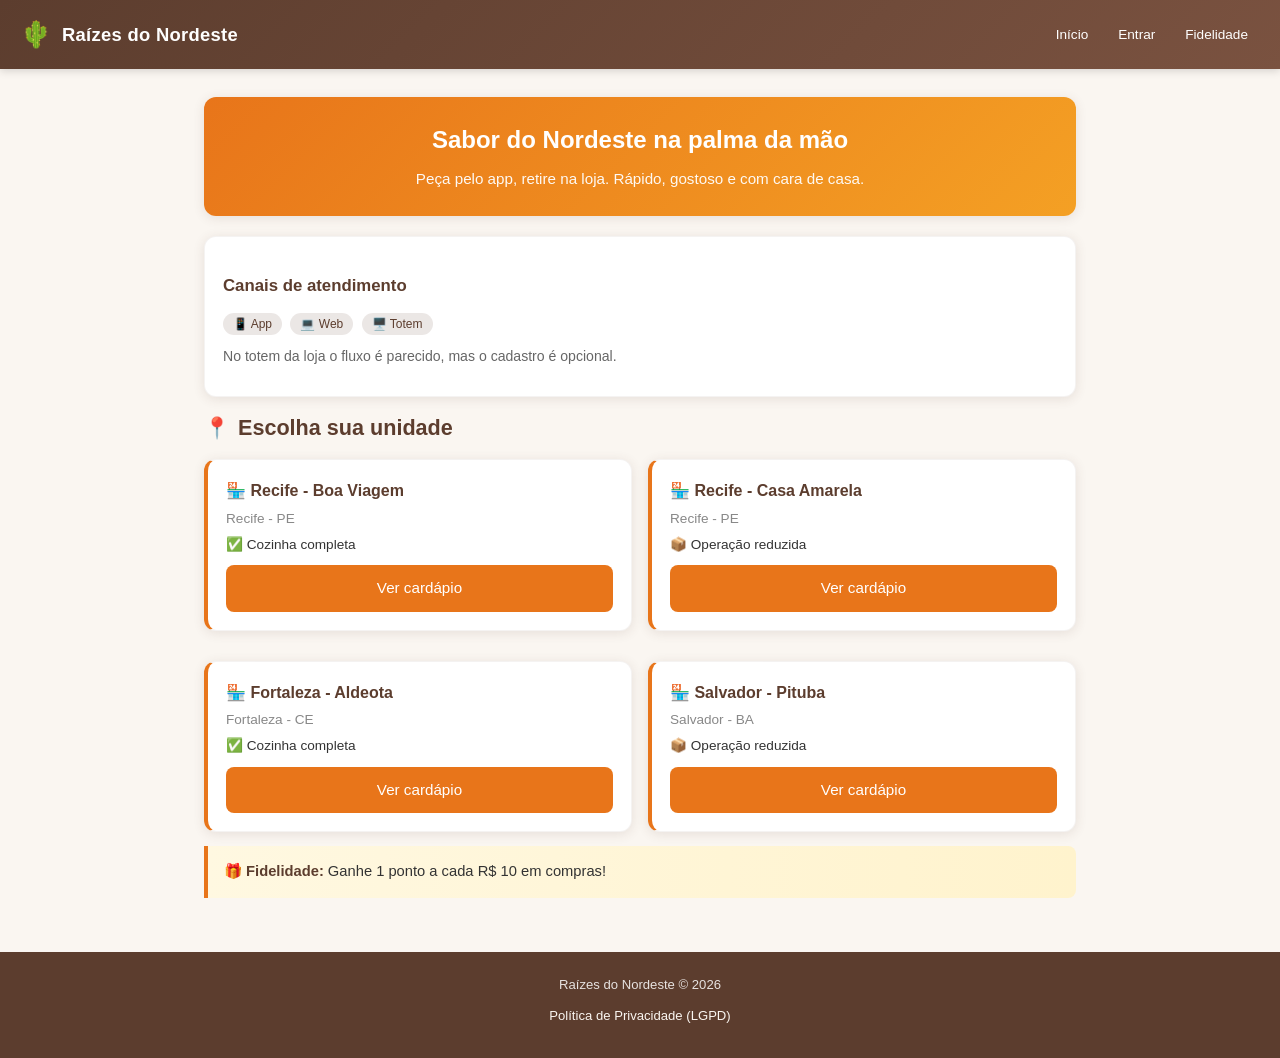
<file: index.html>
<!DOCTYPE html>
<html lang="pt-BR">
<head>
  <meta charset="UTF-8">
  <meta name="viewport" content="width=device-width, initial-scale=1.0">
  <title>Raízes do Nordeste</title>
  <link rel="stylesheet" href="css/style.css">
</head>
<body>
  <header>
    <a href="index.html" class="logo">
      <span class="logo-icon">🌵</span>
      <h1>Raízes do Nordeste</h1>
    </a>
    <nav>
      <a href="index.html">Início</a>
      <a href="login.html">Entrar</a>
      <a href="fidelidade.html">Fidelidade</a>
    </nav>
  </header>

  <main>
    <div class="hero">
      <h2>Sabor do Nordeste na palma da mão</h2>
      <p>Peça pelo app, retire na loja. Rápido, gostoso e com cara de casa.</p>
    </div>

    <div class="card">
      <h3>Canais de atendimento</h3>
      <p>
        <span class="canal-tag">📱 App</span>
        <span class="canal-tag">💻 Web</span>
        <span class="canal-tag">🖥️ Totem</span>
      </p>
      <p style="font-size:0.88rem;color:#666;">No totem da loja o fluxo é parecido, mas o cadastro é opcional.</p>
    </div>

    <div class="secao-titulo">
      <span>📍</span>
      <h2 style="margin:0;">Escolha sua unidade</h2>
    </div>
    <div id="lista-unidades" class="grid-unidades"></div>

    <div class="promo">
      <strong>🎁 Fidelidade:</strong> Ganhe 1 ponto a cada R$ 10 em compras!
    </div>
  </main>

  <footer>
    <p>Raízes do Nordeste © 2026</p>
    <p><a href="privacidade.html">Política de Privacidade (LGPD)</a></p>
  </footer>

  <script src="js/mock-data.js"></script>
  <script src="js/app.js"></script>
  <script>
    const lista = document.getElementById("lista-unidades");
    unidades.forEach(u => {
      const div = document.createElement("div");
      div.className = "card card-unidade";
      div.innerHTML = `
        <h4>🏪 ${u.nome}</h4>
        <p style="font-size:0.85rem;color:#888;margin-bottom:4px;">${u.cidade}</p>
        <p style="font-size:0.85rem;">${u.tipo === "completa" ? "✅ Cozinha completa" : "📦 Operação reduzida"}</p>
        <a href="cardapio.html?unidade=${u.id}" class="btn btn-block">Ver cardápio</a>
      `;
      lista.appendChild(div);
    });
  </script>
</body>
</html>
</file>
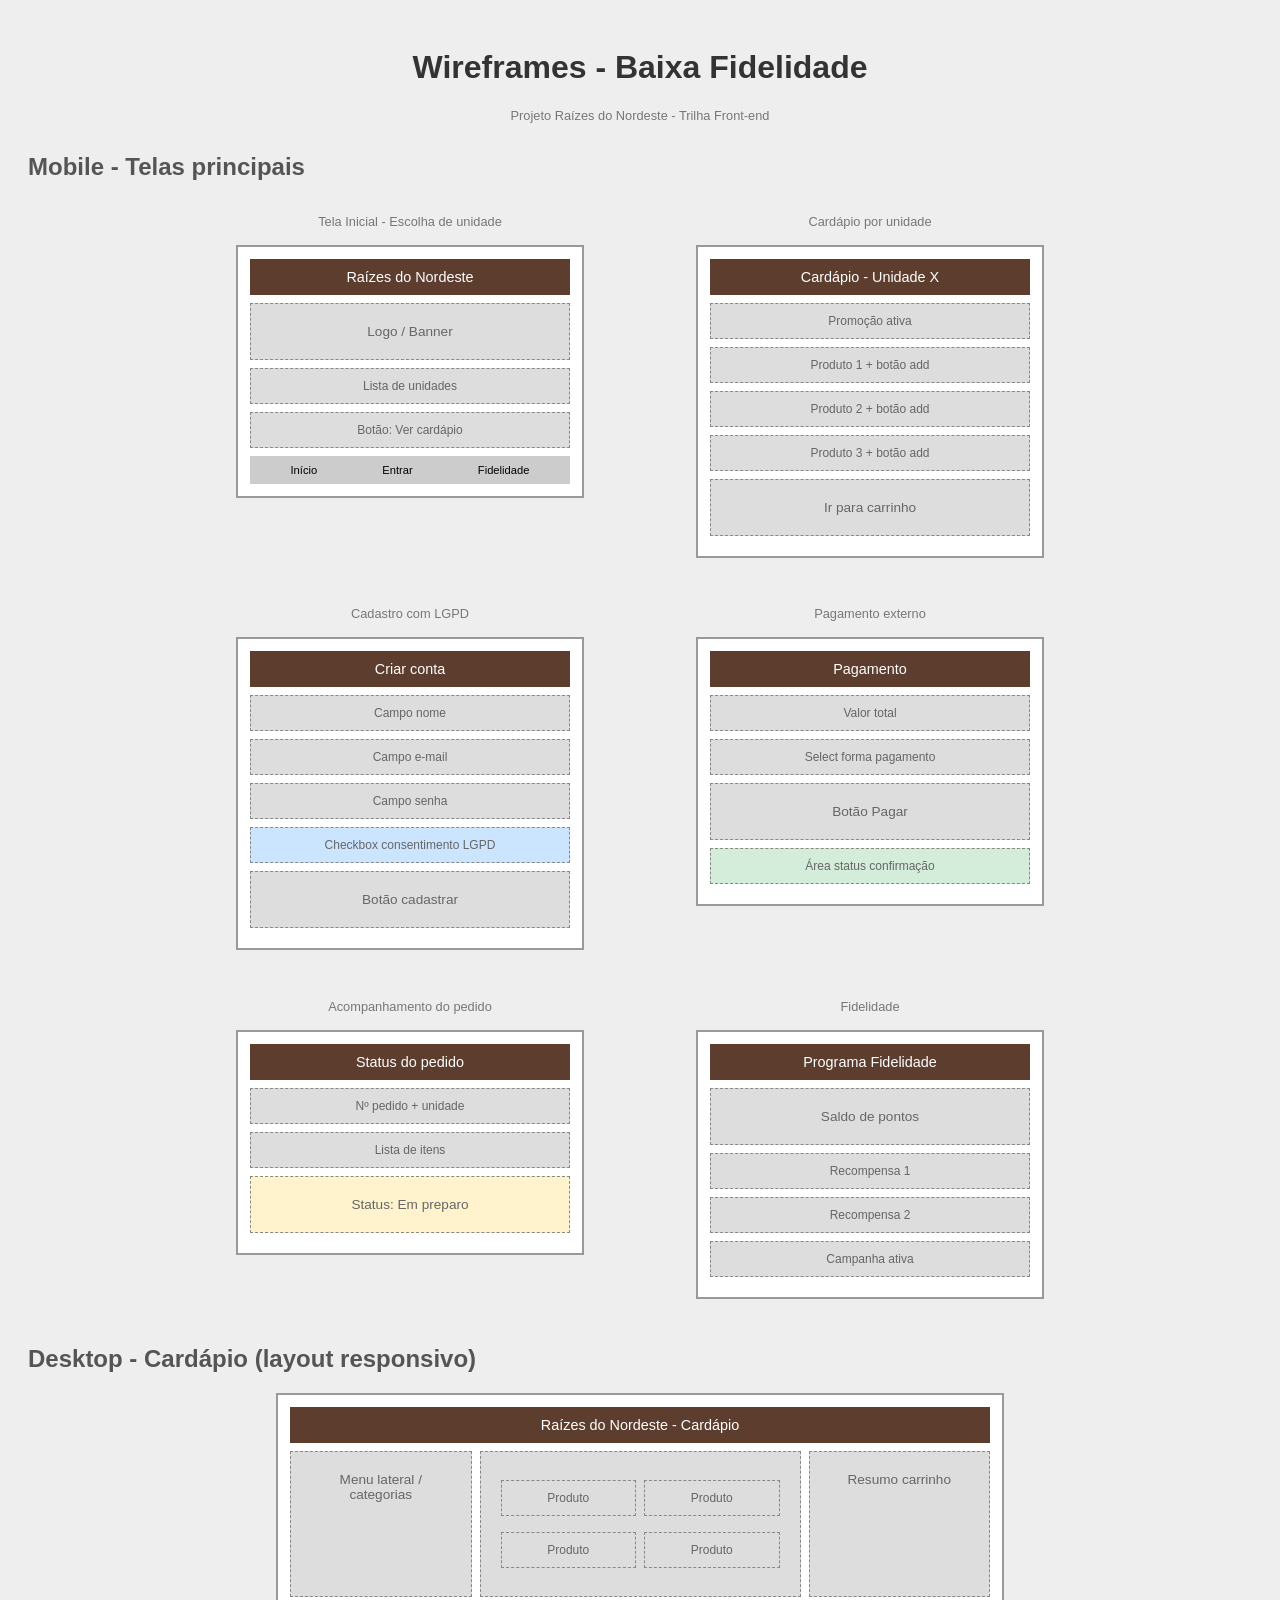
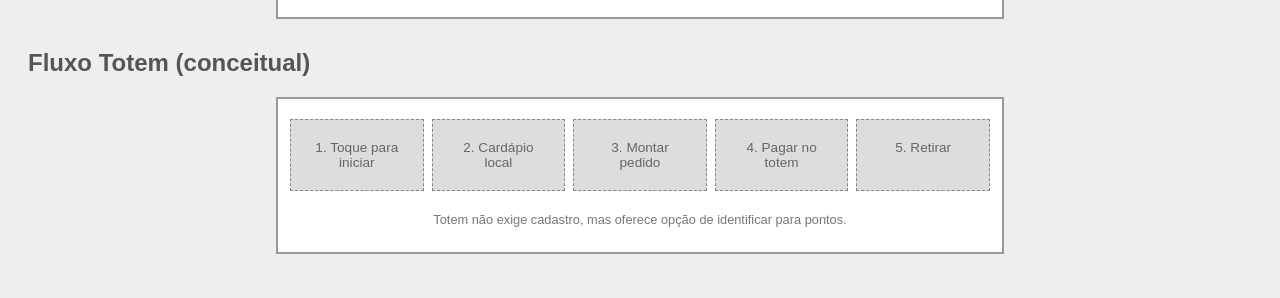
<file: wireframes/index.html>
<!DOCTYPE html>
<html lang="pt-BR">
<head>
  <meta charset="UTF-8">
  <meta name="viewport" content="width=device-width, initial-scale=1.0">
  <title>Wireframes - Raízes do Nordeste</title>
  <style>
    body { font-family: Arial, sans-serif; background: #eee; padding: 20px; }
    h1 { text-align: center; color: #333; }
    h2 { color: #555; margin-top: 30px; }
    .wire { background: white; border: 2px solid #999; margin: 16px auto; padding: 12px; max-width: 320px; }
    .wire.desktop { max-width: 700px; }
    .box { background: #ddd; border: 1px dashed #888; padding: 20px; margin: 8px 0; text-align: center; color: #666; font-size: 0.85rem; }
    .box-sm { padding: 10px; font-size: 0.75rem; }
    .row { display: flex; gap: 8px; }
    .row .box { flex: 1; }
    .titulo { background: #5c3d2e; color: white; padding: 10px; text-align: center; font-size: 0.9rem; }
    .nav-bar { display: flex; justify-content: space-around; background: #ccc; padding: 8px; font-size: 0.7rem; }
    .grid-w { display: grid; grid-template-columns: 1fr 1fr; gap: 20px; max-width: 900px; margin: 0 auto; }
    @media (max-width: 600px) { .grid-w { grid-template-columns: 1fr; } }
    p.nota { font-size: 0.8rem; color: #777; text-align: center; }
  </style>
</head>
<body>
  <h1>Wireframes - Baixa Fidelidade</h1>
  <p class="nota">Projeto Raízes do Nordeste - Trilha Front-end</p>

  <h2>Mobile - Telas principais</h2>

  <div class="grid-w">
    <div>
      <p class="nota">Tela Inicial - Escolha de unidade</p>
      <div class="wire">
        <div class="titulo">Raízes do Nordeste</div>
        <div class="box">Logo / Banner</div>
        <div class="box box-sm">Lista de unidades</div>
        <div class="box box-sm">Botão: Ver cardápio</div>
        <div class="nav-bar"><span>Início</span><span>Entrar</span><span>Fidelidade</span></div>
      </div>
    </div>

    <div>
      <p class="nota">Cardápio por unidade</p>
      <div class="wire">
        <div class="titulo">Cardápio - Unidade X</div>
        <div class="box box-sm">Promoção ativa</div>
        <div class="box box-sm">Produto 1 + botão add</div>
        <div class="box box-sm">Produto 2 + botão add</div>
        <div class="box box-sm">Produto 3 + botão add</div>
        <div class="box">Ir para carrinho</div>
      </div>
    </div>

    <div>
      <p class="nota">Cadastro com LGPD</p>
      <div class="wire">
        <div class="titulo">Criar conta</div>
        <div class="box box-sm">Campo nome</div>
        <div class="box box-sm">Campo e-mail</div>
        <div class="box box-sm">Campo senha</div>
        <div class="box box-sm" style="background:#cce5ff;">Checkbox consentimento LGPD</div>
        <div class="box">Botão cadastrar</div>
      </div>
    </div>

    <div>
      <p class="nota">Pagamento externo</p>
      <div class="wire">
        <div class="titulo">Pagamento</div>
        <div class="box box-sm">Valor total</div>
        <div class="box box-sm">Select forma pagamento</div>
        <div class="box">Botão Pagar</div>
        <div class="box box-sm" style="background:#d4edda;">Área status confirmação</div>
      </div>
    </div>

    <div>
      <p class="nota">Acompanhamento do pedido</p>
      <div class="wire">
        <div class="titulo">Status do pedido</div>
        <div class="box box-sm">Nº pedido + unidade</div>
        <div class="box box-sm">Lista de itens</div>
        <div class="box" style="background:#fff3cd;">Status: Em preparo</div>
      </div>
    </div>

    <div>
      <p class="nota">Fidelidade</p>
      <div class="wire">
        <div class="titulo">Programa Fidelidade</div>
        <div class="box">Saldo de pontos</div>
        <div class="box box-sm">Recompensa 1</div>
        <div class="box box-sm">Recompensa 2</div>
        <div class="box box-sm">Campanha ativa</div>
      </div>
    </div>
  </div>

  <h2>Desktop - Cardápio (layout responsivo)</h2>
  <div class="wire desktop">
    <div class="titulo">Raízes do Nordeste - Cardápio</div>
    <div class="row">
      <div class="box" style="flex:1;">Menu lateral / categorias</div>
      <div class="box" style="flex:2;">
        <div class="row">
          <div class="box box-sm">Produto</div>
          <div class="box box-sm">Produto</div>
        </div>
        <div class="row">
          <div class="box box-sm">Produto</div>
          <div class="box box-sm">Produto</div>
        </div>
      </div>
      <div class="box" style="flex:1;">Resumo carrinho</div>
    </div>
  </div>

  <h2>Fluxo Totem (conceitual)</h2>
  <div class="wire desktop">
    <div class="row">
      <div class="box">1. Toque para iniciar</div>
      <div class="box">2. Cardápio local</div>
      <div class="box">3. Montar pedido</div>
      <div class="box">4. Pagar no totem</div>
      <div class="box">5. Retirar</div>
    </div>
    <p class="nota">Totem não exige cadastro, mas oferece opção de identificar para pontos.</p>
  </div>
</body>
</html>
</file>
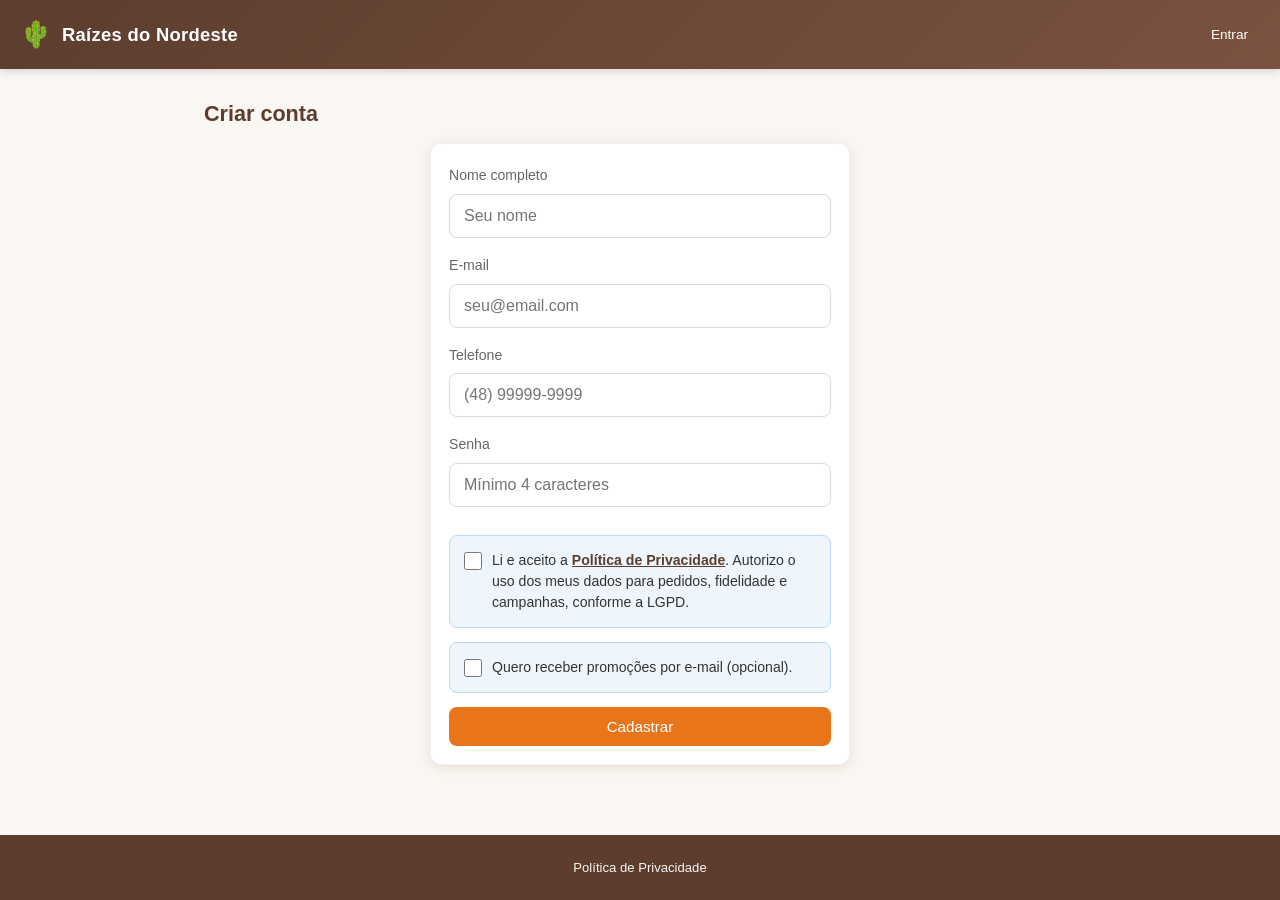
<file: cadastro.html>
<!DOCTYPE html>
<html lang="pt-BR">
<head>
  <meta charset="UTF-8">
  <meta name="viewport" content="width=device-width, initial-scale=1.0">
  <title>Cadastro - Raízes do Nordeste</title>
  <link rel="stylesheet" href="css/style.css">
</head>
<body>
  <header>
    <a href="index.html" class="logo">
      <span class="logo-icon">🌵</span>
      <h1>Raízes do Nordeste</h1>
    </a>
    <nav><a href="login.html">Entrar</a></nav>
  </header>

  <main>
    <h2>Criar conta</h2>
    <div class="card form-card">
      <form id="form-cadastro">
        <label>Nome completo</label>
        <input type="text" id="nome" required placeholder="Seu nome">

        <label>E-mail</label>
        <input type="email" id="email" required placeholder="seu@email.com">

        <label>Telefone</label>
        <input type="tel" id="telefone" placeholder="(48) 99999-9999">

        <label>Senha</label>
        <input type="password" id="senha" required minlength="4" placeholder="Mínimo 4 caracteres">

        <div class="lgpd-box">
          <label>
            <input type="checkbox" id="consentimento" required>
            <span>Li e aceito a <a href="privacidade.html" target="_blank">Política de Privacidade</a>. Autorizo o uso dos meus dados para pedidos, fidelidade e campanhas, conforme a LGPD.</span>
          </label>
        </div>

        <div class="lgpd-box">
          <label>
            <input type="checkbox" id="marketing">
            <span>Quero receber promoções por e-mail (opcional).</span>
          </label>
        </div>

        <div id="msg-cadastro"></div>
        <button type="submit" class="btn btn-block">Cadastrar</button>
      </form>
    </div>
  </main>

  <footer><a href="privacidade.html">Política de Privacidade</a></footer>

  <script src="js/app.js"></script>
  <script>
    document.getElementById("form-cadastro").addEventListener("submit", function(e) {
      e.preventDefault();
      const msg = document.getElementById("msg-cadastro");
      if (!document.getElementById("consentimento").checked) {
        mostrarMsg(msg, "É necessário aceitar a política de privacidade.", "erro");
        return;
      }
      const user = {
        nome: document.getElementById("nome").value.trim(),
        email: document.getElementById("email").value.trim(),
        telefone: document.getElementById("telefone").value.trim(),
        senha: document.getElementById("senha").value,
        pontos: 0,
        marketing: document.getElementById("marketing").checked,
        consentimentoData: new Date().toISOString()
      };
      salvarUsuario(user);
      mostrarMsg(msg, "Cadastro realizado com sucesso!", "ok");
      setTimeout(() => location.href = "login.html", 1000);
    });
  </script>
</body>
</html>
</file>
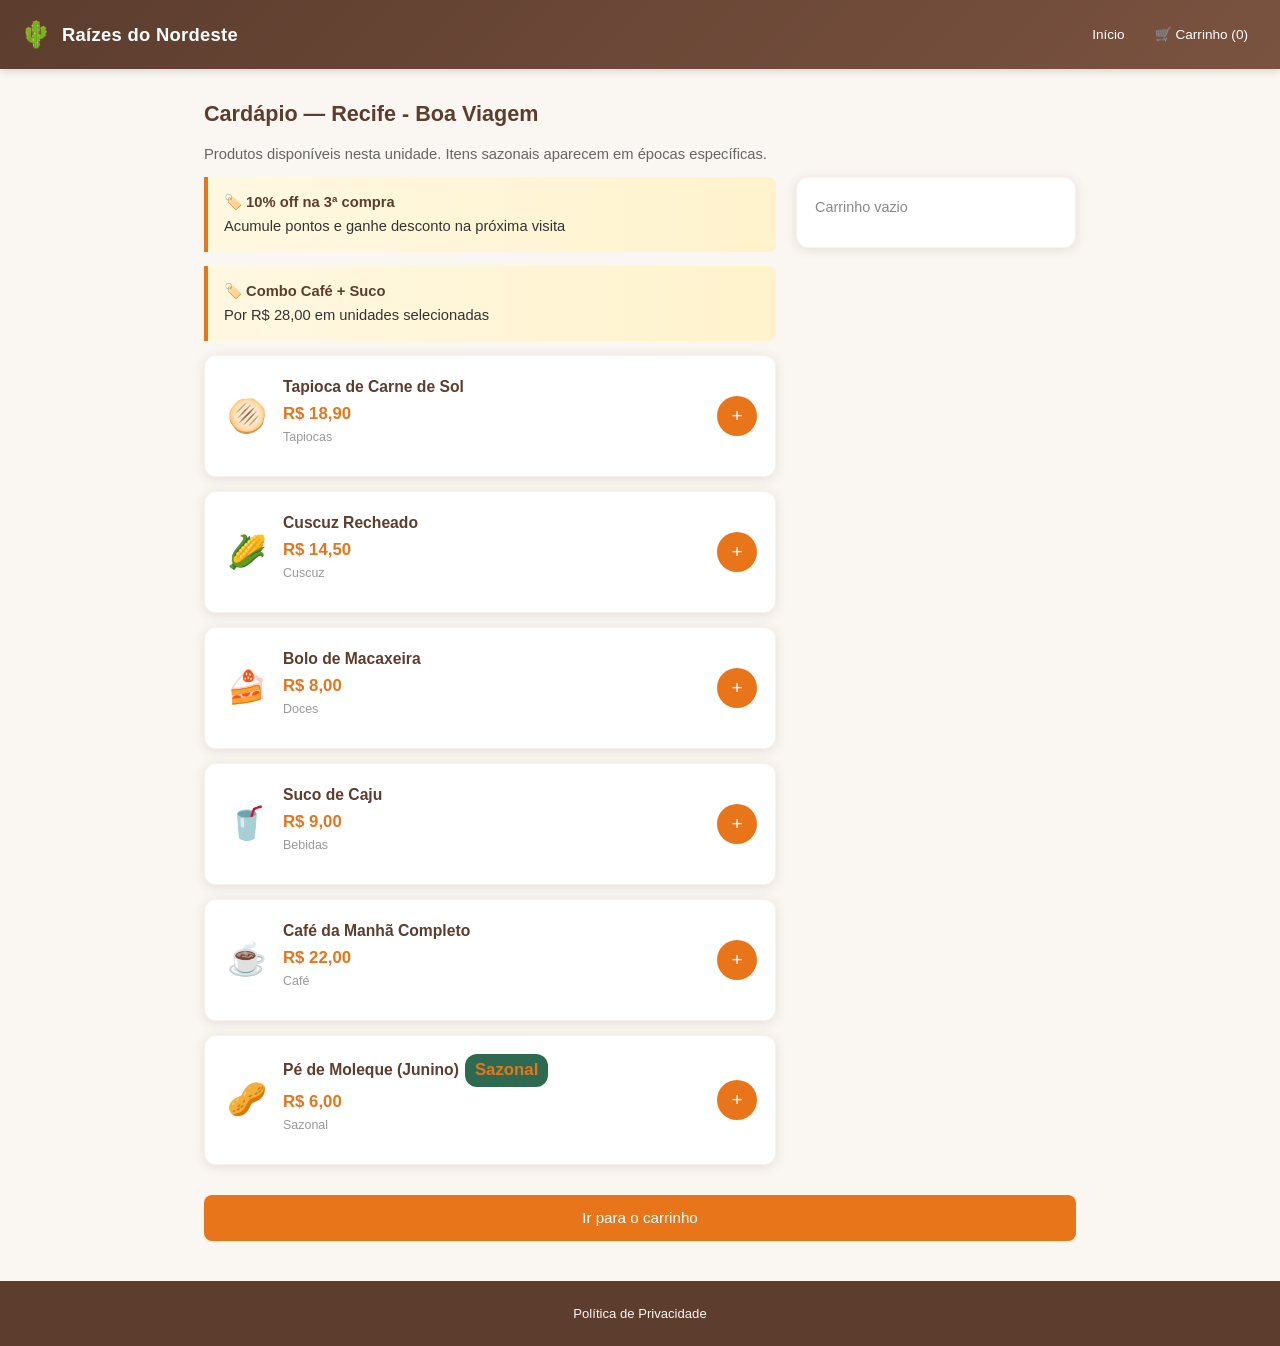
<file: cardapio.html>
<!DOCTYPE html>
<html lang="pt-BR">
<head>
  <meta charset="UTF-8">
  <meta name="viewport" content="width=device-width, initial-scale=1.0">
  <title>Cardápio - Raízes do Nordeste</title>
  <link rel="stylesheet" href="css/style.css">
</head>
<body>
  <header>
    <a href="index.html" class="logo">
      <span class="logo-icon">🌵</span>
      <h1>Raízes do Nordeste</h1>
    </a>
    <nav>
      <a href="index.html">Início</a>
      <a href="carrinho.html">🛒 Carrinho (<span id="qtd-carrinho">0</span>)</a>
    </nav>
  </header>

  <main>
    <h2 id="titulo-unidade">Cardápio</h2>
    <p id="info-unidade" style="color:#666;font-size:0.92rem;"></p>

    <div class="cardapio-layout">
      <div>
        <div id="promocoes"></div>
        <div id="lista-produtos"></div>
      </div>
      <div class="carrinho-resumo hidden-mobile" id="resumo-desktop"></div>
    </div>

    <a href="carrinho.html" class="btn btn-block" style="margin-top:16px;">Ir para o carrinho</a>
  </main>

  <footer><a href="privacidade.html">Política de Privacidade</a></footer>

  <script src="js/mock-data.js"></script>
  <script src="js/app.js"></script>
  <script>
    const params = new URLSearchParams(location.search);
    const unidadeId = parseInt(params.get("unidade")) || 1;
    setUnidadeAtual(unidadeId);

    const unidade = unidades.find(u => u.id === unidadeId);
    document.getElementById("titulo-unidade").textContent = "Cardápio — " + unidade.nome;
    document.getElementById("info-unidade").textContent =
      "Produtos disponíveis nesta unidade. Itens sazonais aparecem em épocas específicas.";

    const promoDiv = document.getElementById("promocoes");
    promocoes.forEach(p => {
      promoDiv.innerHTML += `<div class="promo"><strong>🏷️ ${p.titulo}</strong><br>${p.desc}</div>`;
    });

    const produtos = getCardapioUnidade(unidadeId);
    const lista = document.getElementById("lista-produtos");

    produtos.forEach(p => {
      const div = document.createElement("div");
      div.className = "card produto-card";
      let extra = p.sazonal ? '<span class="badge">Sazonal</span>' : "";
      div.innerHTML = `
        <span class="produto-icon">${p.icon || "🍽️"}</span>
        <div class="produto-info">
          <h4>${p.nome}${extra}</h4>
          <span>${formatPreco(p.preco)}</span>
          <p class="cat">${p.cat}</p>
        </div>
        <button class="btn btn-add" data-id="${p.id}">+</button>
      `;
      lista.appendChild(div);
    });

    lista.addEventListener("click", function(e) {
      if (e.target.classList.contains("btn-add")) {
        const id = parseInt(e.target.dataset.id);
        const prod = produtos.find(p => p.id === id);
        adicionarAoCarrinho(prod);
        atualizarQtd();
        e.target.textContent = "✓";
        setTimeout(() => { e.target.textContent = "+"; }, 600);
      }
    });

    function atualizarQtd() {
      const total = getCarrinho().reduce((s, i) => s + i.qtd, 0);
      document.getElementById("qtd-carrinho").textContent = total;
      const resumo = document.getElementById("resumo-desktop");
      if (window.innerWidth >= 768) {
        resumo.innerHTML = total > 0
          ? `<div class="card"><h3>Seu carrinho</h3><p>${total} item(ns)</p><p><strong>${formatPreco(totalCarrinho())}</strong></p><a href="carrinho.html" class="btn btn-block">Ver carrinho</a></div>`
          : `<div class="card"><p style="color:#888;font-size:0.9rem;">Carrinho vazio</p></div>`;
      }
    }
    atualizarQtd();
    window.addEventListener("resize", atualizarQtd);
  </script>
</body>
</html>
</file>
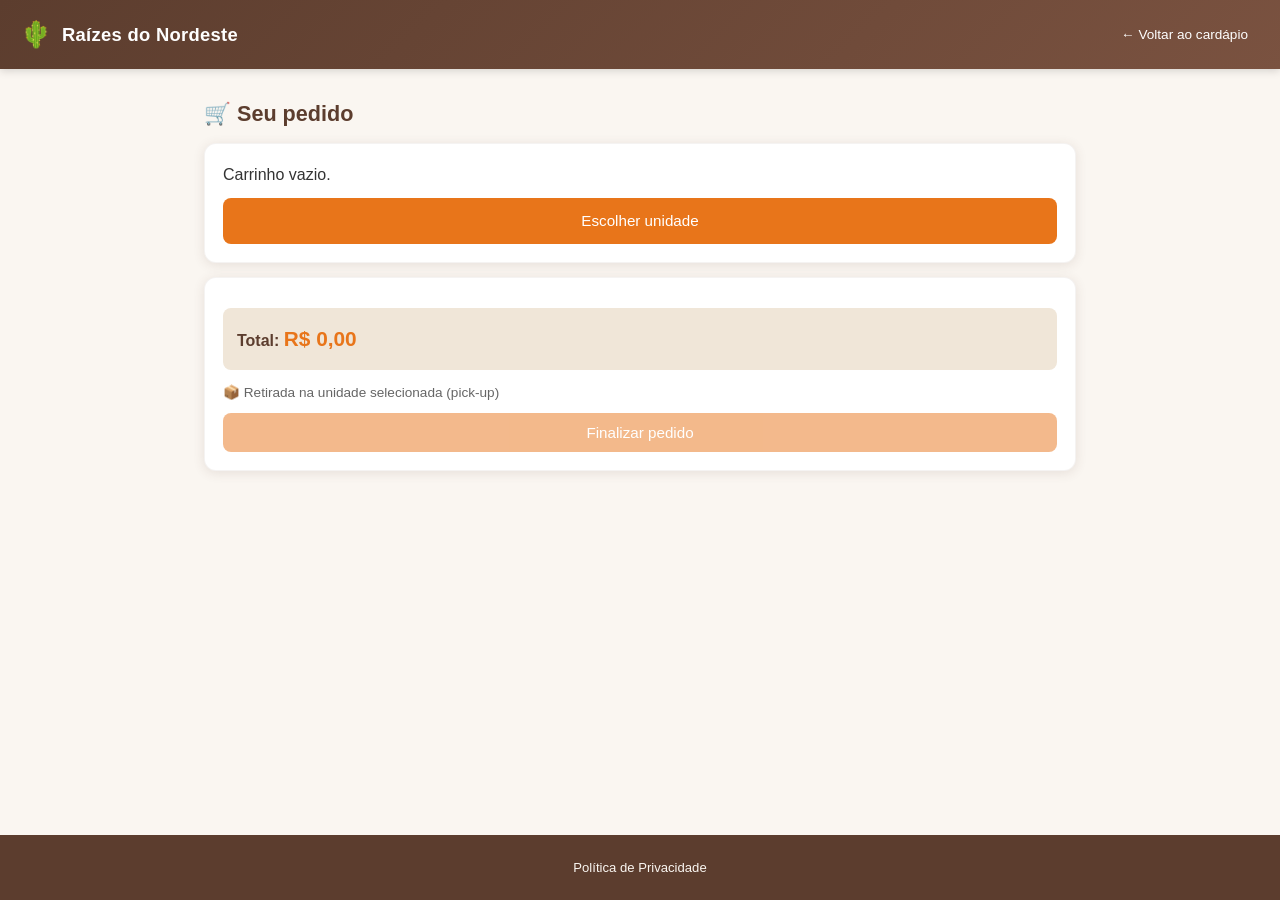
<file: carrinho.html>
<!DOCTYPE html>
<html lang="pt-BR">
<head>
  <meta charset="UTF-8">
  <meta name="viewport" content="width=device-width, initial-scale=1.0">
  <title>Carrinho - Raízes do Nordeste</title>
  <link rel="stylesheet" href="css/style.css">
</head>
<body>
  <header>
    <a href="index.html" class="logo">
      <span class="logo-icon">🌵</span>
      <h1>Raízes do Nordeste</h1>
    </a>
    <nav><a href="cardapio.html">← Voltar ao cardápio</a></nav>
  </header>

  <main>
    <h2>🛒 Seu pedido</h2>
    <div id="lista-itens"></div>
    <div class="card">
      <div class="total-box">
        <p style="margin:0;"><strong>Total:</strong> <span id="total" class="pontos" style="font-size:1.3rem;">R$ 0,00</span></p>
      </div>
      <p style="font-size:0.85rem;color:#666;">📦 Retirada na unidade selecionada (pick-up)</p>
      <button id="btn-finalizar" class="btn btn-block">Finalizar pedido</button>
      <p id="msg-carrinho" class="msg-erro hidden"></p>
    </div>
  </main>

  <footer><a href="privacidade.html">Política de Privacidade</a></footer>

  <script src="js/mock-data.js"></script>
  <script src="js/app.js"></script>
  <script>
    const lista = document.getElementById("lista-itens");
    const totalEl = document.getElementById("total");
    const msg = document.getElementById("msg-carrinho");

    function renderizar() {
      const carrinho = getCarrinho();
      lista.innerHTML = "";
      if (carrinho.length === 0) {
        lista.innerHTML = '<div class="card"><p>Carrinho vazio.</p><a href="index.html" class="btn btn-block">Escolher unidade</a></div>';
        document.getElementById("btn-finalizar").disabled = true;
        totalEl.textContent = "R$ 0,00";
        return;
      }
      carrinho.forEach((item, idx) => {
        const div = document.createElement("div");
        div.className = "card produto-card";
        div.innerHTML = `
          <span class="produto-icon">${item.icon || "🍽️"}</span>
          <div class="produto-info">
            <h4>${item.nome}</h4>
            <span>${formatPreco(item.preco * item.qtd)}</span>
          </div>
          <div class="carrinho-qtd">
            <button data-acao="menos" data-idx="${idx}">−</button>
            <span>${item.qtd}</span>
            <button data-acao="mais" data-idx="${idx}">+</button>
          </div>
        `;
        lista.appendChild(div);
      });
      totalEl.textContent = formatPreco(totalCarrinho());
      document.getElementById("btn-finalizar").disabled = false;
    }

    lista.addEventListener("click", function(e) {
      if (e.target.tagName !== "BUTTON") return;
      const idx = parseInt(e.target.dataset.idx);
      const carrinho = getCarrinho();
      if (e.target.dataset.acao === "mais") carrinho[idx].qtd++;
      else {
        carrinho[idx].qtd--;
        if (carrinho[idx].qtd <= 0) carrinho.splice(idx, 1);
      }
      salvarCarrinho(carrinho);
      renderizar();
    });

    document.getElementById("btn-finalizar").addEventListener("click", function() {
      if (getCarrinho().length === 0) {
        msg.textContent = "Adicione itens antes de finalizar.";
        msg.classList.remove("hidden");
        return;
      }
      criarPedido();
      location.href = "pagamento.html";
    });

    renderizar();
  </script>
</body>
</html>
</file>
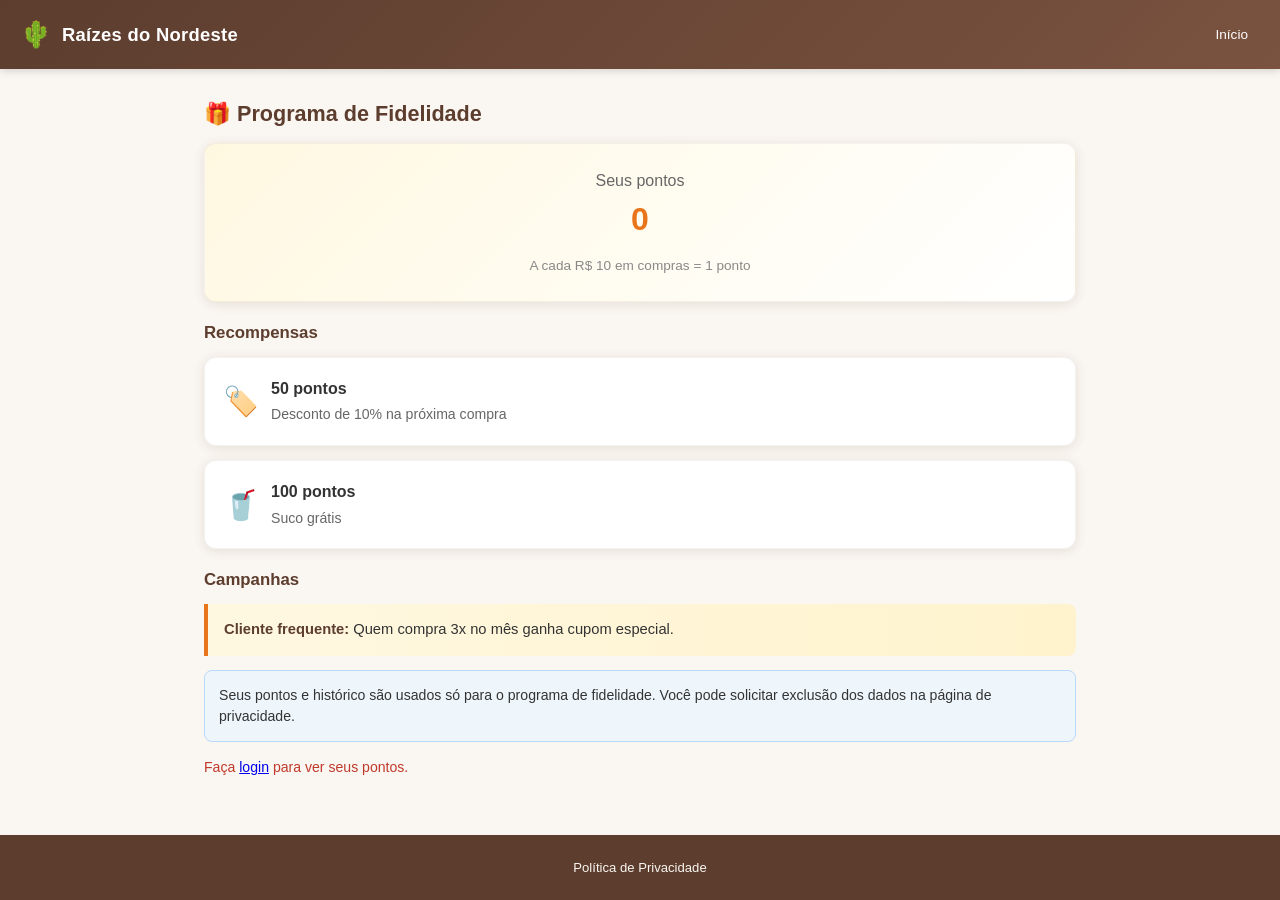
<file: fidelidade.html>
<!DOCTYPE html>
<html lang="pt-BR">
<head>
  <meta charset="UTF-8">
  <meta name="viewport" content="width=device-width, initial-scale=1.0">
  <title>Fidelidade - Raízes do Nordeste</title>
  <link rel="stylesheet" href="css/style.css">
</head>
<body>
  <header>
    <a href="index.html" class="logo">
      <span class="logo-icon">🌵</span>
      <h1>Raízes do Nordeste</h1>
    </a>
    <nav><a href="index.html">Início</a></nav>
  </header>

  <main>
    <h2>🎁 Programa de Fidelidade</h2>

    <div class="card fidelidade-destaque">
      <p style="margin:0;color:#666;">Seus pontos</p>
      <p class="pontos" id="pontos">0</p>
      <p style="font-size:0.85rem;color:#888;margin:0;">A cada R$ 10 em compras = 1 ponto</p>
    </div>

    <h3>Recompensas</h3>
    <div class="card recompensa-item">
      <span class="icon">🏷️</span>
      <div><strong>50 pontos</strong><br><span style="font-size:0.88rem;color:#666;">Desconto de 10% na próxima compra</span></div>
    </div>
    <div class="card recompensa-item">
      <span class="icon">🥤</span>
      <div><strong>100 pontos</strong><br><span style="font-size:0.88rem;color:#666;">Suco grátis</span></div>
    </div>

    <h3>Campanhas</h3>
    <div class="promo">
      <strong>Cliente frequente:</strong> Quem compra 3x no mês ganha cupom especial.
    </div>

    <div class="lgpd-box">
      Seus pontos e histórico são usados só para o programa de fidelidade. Você pode solicitar exclusão dos dados na página de privacidade.
    </div>

    <p id="aviso-login" class="msg-erro hidden">Faça <a href="login.html">login</a> para ver seus pontos.</p>
  </main>

  <footer><a href="privacidade.html">Política de Privacidade</a></footer>

  <script src="js/app.js"></script>
  <script>
    const user = getUsuario();
    if (user) {
      document.getElementById("pontos").textContent = user.pontos || 0;
    } else {
      document.getElementById("aviso-login").classList.remove("hidden");
    }
  </script>
</body>
</html>
</file>
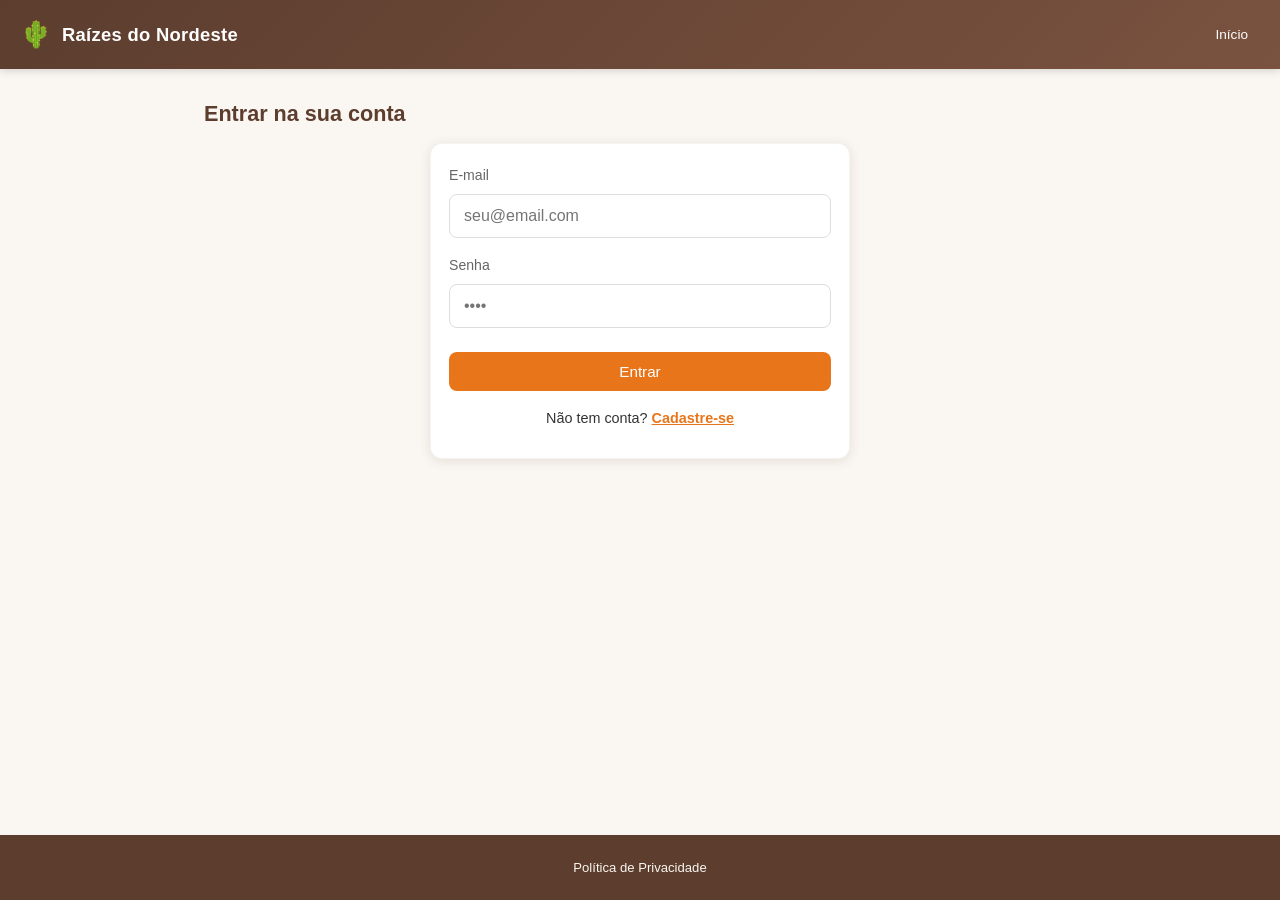
<file: login.html>
<!DOCTYPE html>
<html lang="pt-BR">
<head>
  <meta charset="UTF-8">
  <meta name="viewport" content="width=device-width, initial-scale=1.0">
  <title>Login - Raízes do Nordeste</title>
  <link rel="stylesheet" href="css/style.css">
</head>
<body>
  <header>
    <a href="index.html" class="logo">
      <span class="logo-icon">🌵</span>
      <h1>Raízes do Nordeste</h1>
    </a>
    <nav><a href="index.html">Início</a></nav>
  </header>

  <main>
    <h2>Entrar na sua conta</h2>
    <div class="card form-card">
      <form id="form-login">
        <label>E-mail</label>
        <input type="email" id="email" required placeholder="seu@email.com">

        <label>Senha</label>
        <input type="password" id="senha" required minlength="4" placeholder="••••">

        <div id="msg-login"></div>
        <button type="submit" class="btn btn-block">Entrar</button>
      </form>
      <p style="margin-top:16px;font-size:0.9rem;text-align:center;">
        Não tem conta? <a href="cadastro.html" style="color:var(--laranja);font-weight:600;">Cadastre-se</a>
      </p>
    </div>
  </main>

  <footer><a href="privacidade.html">Política de Privacidade</a></footer>

  <script src="js/app.js"></script>
  <script>
    document.getElementById("form-login").addEventListener("submit", function(e) {
      e.preventDefault();
      const email = document.getElementById("email").value.trim();
      const senha = document.getElementById("senha").value;
      const msg = document.getElementById("msg-login");
      const user = getUsuario();
      if (user && user.email === email && user.senha === senha) {
        mostrarMsg(msg, "Login realizado! Redirecionando...", "ok");
        setTimeout(() => location.href = "index.html", 800);
      } else {
        mostrarMsg(msg, "E-mail ou senha incorretos.", "erro");
      }
    });
  </script>
</body>
</html>
</file>
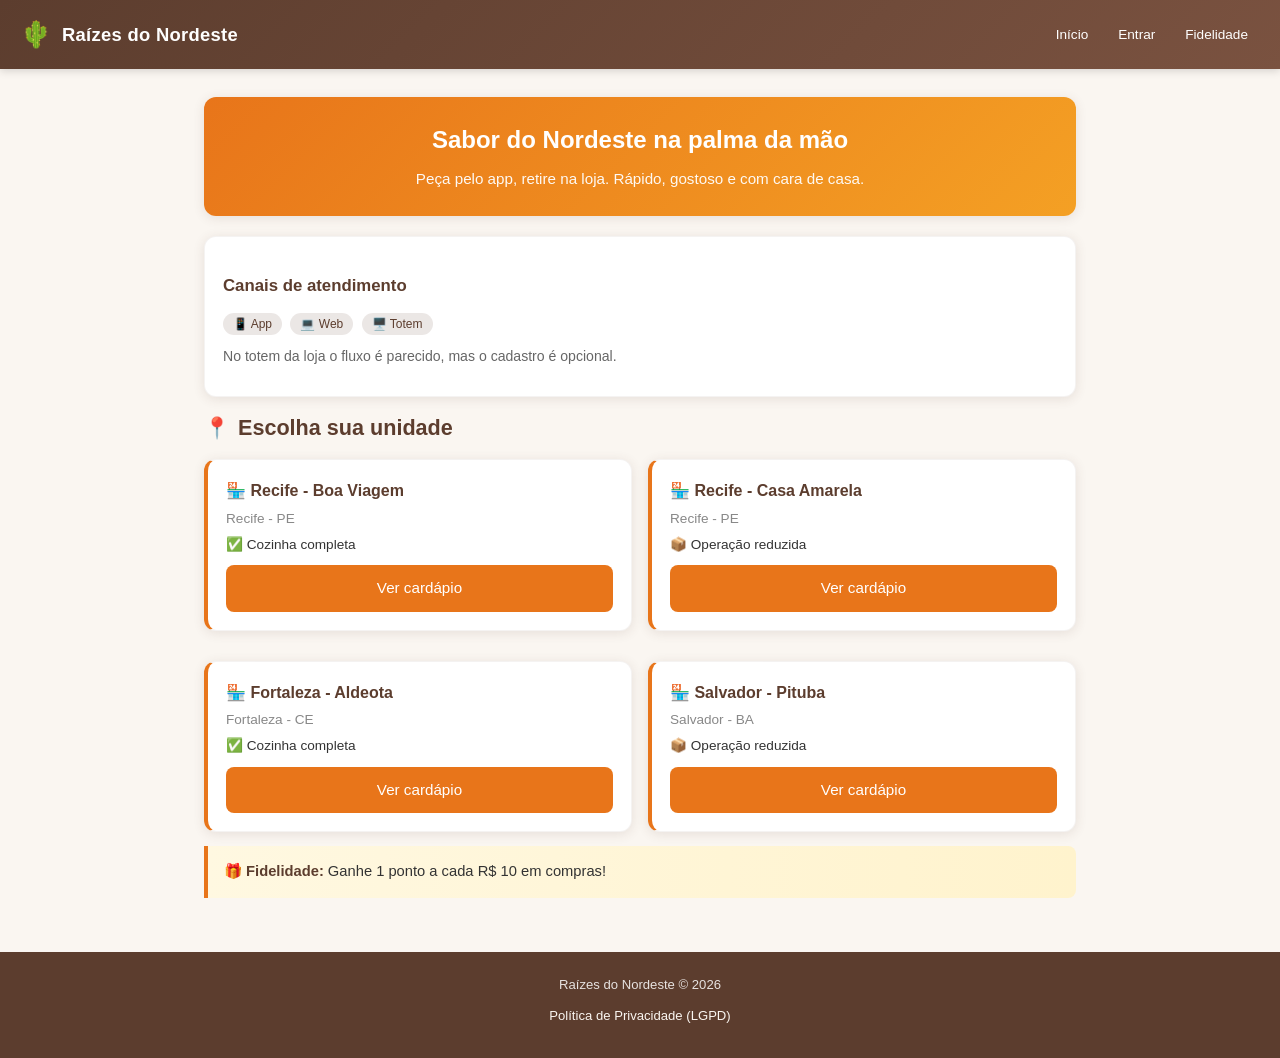
<file: pagamento.html>
<!DOCTYPE html>
<html lang="pt-BR">
<head>
  <meta charset="UTF-8">
  <meta name="viewport" content="width=device-width, initial-scale=1.0">
  <title>Pagamento - Raízes do Nordeste</title>
  <link rel="stylesheet" href="css/style.css">
</head>
<body>
  <header>
    <a href="index.html" class="logo">
      <span class="logo-icon">🌵</span>
      <h1>Raízes do Nordeste</h1>
    </a>
    <nav><a href="carrinho.html">Voltar</a></nav>
  </header>

  <main>
    <h2>💳 Pagamento</h2>
    <p style="font-size:0.92rem;color:#666;">O pagamento é processado por serviço externo. Nosso sistema envia a solicitação e recebe a confirmação.</p>

    <div class="card">
      <div class="total-box">
        <p style="margin:0;font-size:0.9rem;">Valor do pedido</p>
        <p style="margin:4px 0 0;"><span id="valor-pedido" class="pontos" style="font-size:1.5rem;">-</span></p>
      </div>

      <label>Forma de pagamento</label>
      <select id="forma-pag">
        <option value="pix">PIX</option>
        <option value="credito">Cartão de crédito</option>
        <option value="debito">Cartão de débito</option>
      </select>

      <button id="btn-pagar" class="btn btn-block">Pagar agora</button>
      <button id="btn-falha" class="btn btn-sec btn-block">Simular falha no pagamento</button>
      <div id="area-status"></div>
    </div>

    <div class="lgpd-box">
      🔒 Seus dados de pagamento não ficam armazenados em nossos servidores. O processamento é feito pelo parceiro externo.
    </div>
  </main>

  <footer><a href="privacidade.html">Política de Privacidade</a></footer>

  <script src="js/mock-data.js"></script>
  <script src="js/app.js"></script>
  <script>
    const pedido = getPedidoAtual();
    if (!pedido) location.href = "index.html";

    document.getElementById("valor-pedido").textContent = formatPreco(pedido.total);
    const area = document.getElementById("area-status");

    document.getElementById("btn-pagar").addEventListener("click", function() {
      area.innerHTML = '<p class="status status-pago">⏳ Enviando ao gateway de pagamento...</p>';
      this.disabled = true;
      setTimeout(function() {
        area.innerHTML = '<p class="status status-pronto">✅ Pagamento confirmado pelo serviço externo!</p>';
        atualizarStatusPedido("Pago");
        adicionarPontos(pedido.total);
        setTimeout(() => location.href = "pedido.html", 1500);
      }, 2000);
    });

    document.getElementById("btn-falha").addEventListener("click", function() {
      area.innerHTML = '<p class="status status-erro">❌ Pagamento recusado. Tente outra forma ou tente novamente.</p>';
      document.getElementById("btn-pagar").disabled = false;
    });
  </script>
</body>
</html>
</file>
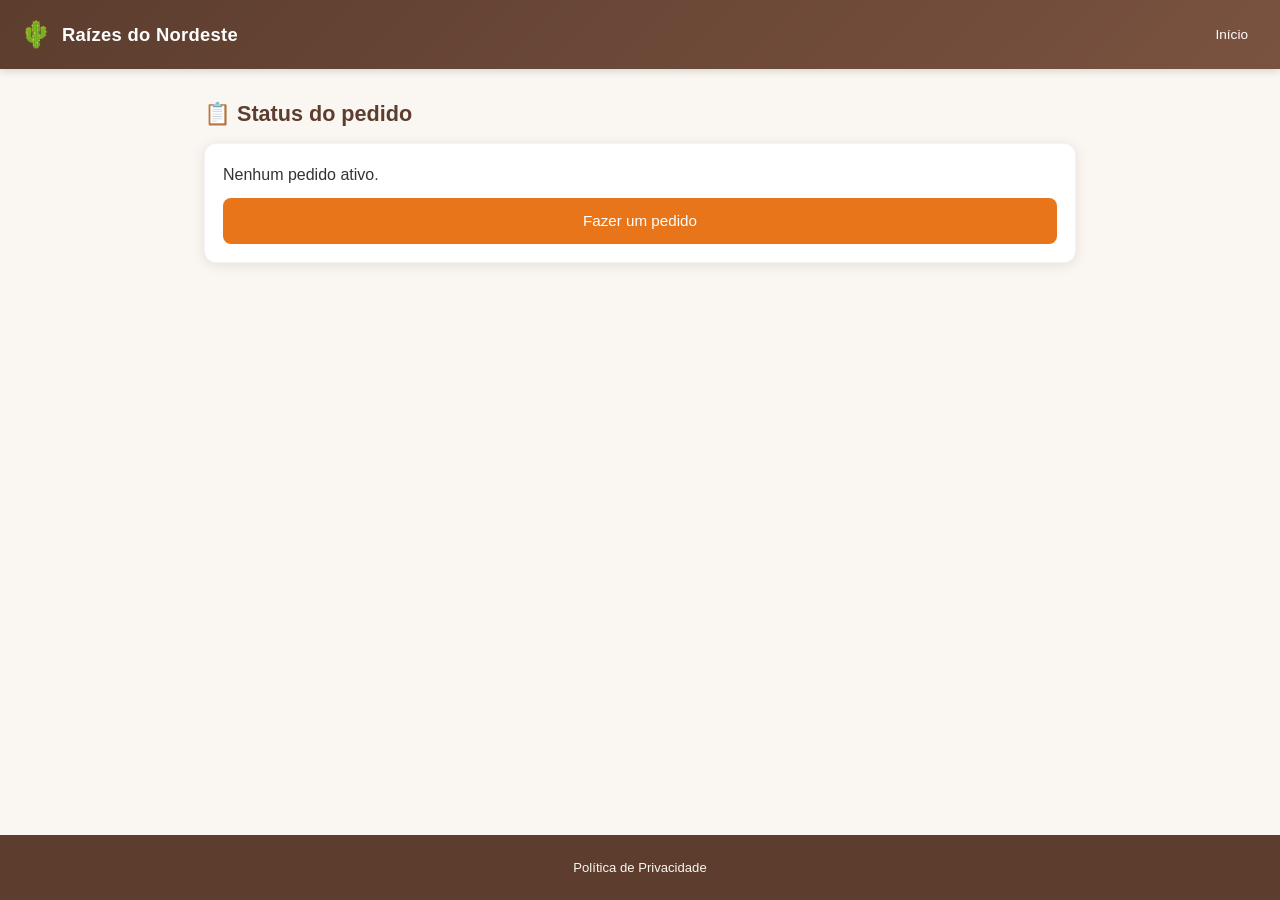
<file: pedido.html>
<!DOCTYPE html>
<html lang="pt-BR">
<head>
  <meta charset="UTF-8">
  <meta name="viewport" content="width=device-width, initial-scale=1.0">
  <title>Acompanhar Pedido - Raízes do Nordeste</title>
  <link rel="stylesheet" href="css/style.css">
</head>
<body>
  <header>
    <a href="index.html" class="logo">
      <span class="logo-icon">🌵</span>
      <h1>Raízes do Nordeste</h1>
    </a>
    <nav><a href="index.html">Início</a></nav>
  </header>

  <main>
    <h2>📋 Status do pedido</h2>
    <div id="conteudo"></div>
  </main>

  <footer><a href="privacidade.html">Política de Privacidade</a></footer>

  <script src="js/mock-data.js"></script>
  <script src="js/app.js"></script>
  <script>
    const pedido = getPedidoAtual();
    const conteudo = document.getElementById("conteudo");

    if (!pedido) {
      conteudo.innerHTML = '<div class="card"><p>Nenhum pedido ativo.</p><a href="index.html" class="btn btn-block">Fazer um pedido</a></div>';
    } else {
      const unidade = unidades.find(u => u.id == pedido.unidadeId);
      let itensHtml = pedido.itens.map(i =>
        `<li>${i.icon || "🍽️"} ${i.qtd}x ${i.nome} — ${formatPreco(i.preco * i.qtd)}</li>`
      ).join("");

      conteudo.innerHTML = `
        <div class="card">
          <p><strong>Pedido #${pedido.id}</strong></p>
          <p style="font-size:0.9rem;">🏪 ${unidade ? unidade.nome : "-"}</p>
          <p style="font-size:0.85rem;color:#888;">${pedido.data}</p>
          <p class="status status-preparando" id="status-atual">Status: ${pedido.status}</p>
          <ul class="lista-simples">${itensHtml}</ul>
          <div class="total-box">
            <strong>Total pago: ${formatPreco(pedido.total)}</strong>
          </div>
        </div>
        <p style="font-size:0.9rem;">Aguarde na loja para retirada. Você será avisado quando estiver pronto.</p>
        <a href="fidelidade.html" class="btn btn-block">Ver meus pontos</a>
      `;

      if (pedido.status === "Pago") {
        setTimeout(function() {
          atualizarStatusPedido("Em preparo");
          const el = document.getElementById("status-atual");
          el.textContent = "Status: Em preparo";
          el.className = "status status-preparando";
        }, 3000);
        setTimeout(function() {
          atualizarStatusPedido("Pronto para retirada");
          const el = document.getElementById("status-atual");
          el.textContent = "Status: Pronto para retirada ✓";
          el.className = "status status-pronto";
        }, 7000);
      }
    }
  </script>
</body>
</html>
</file>
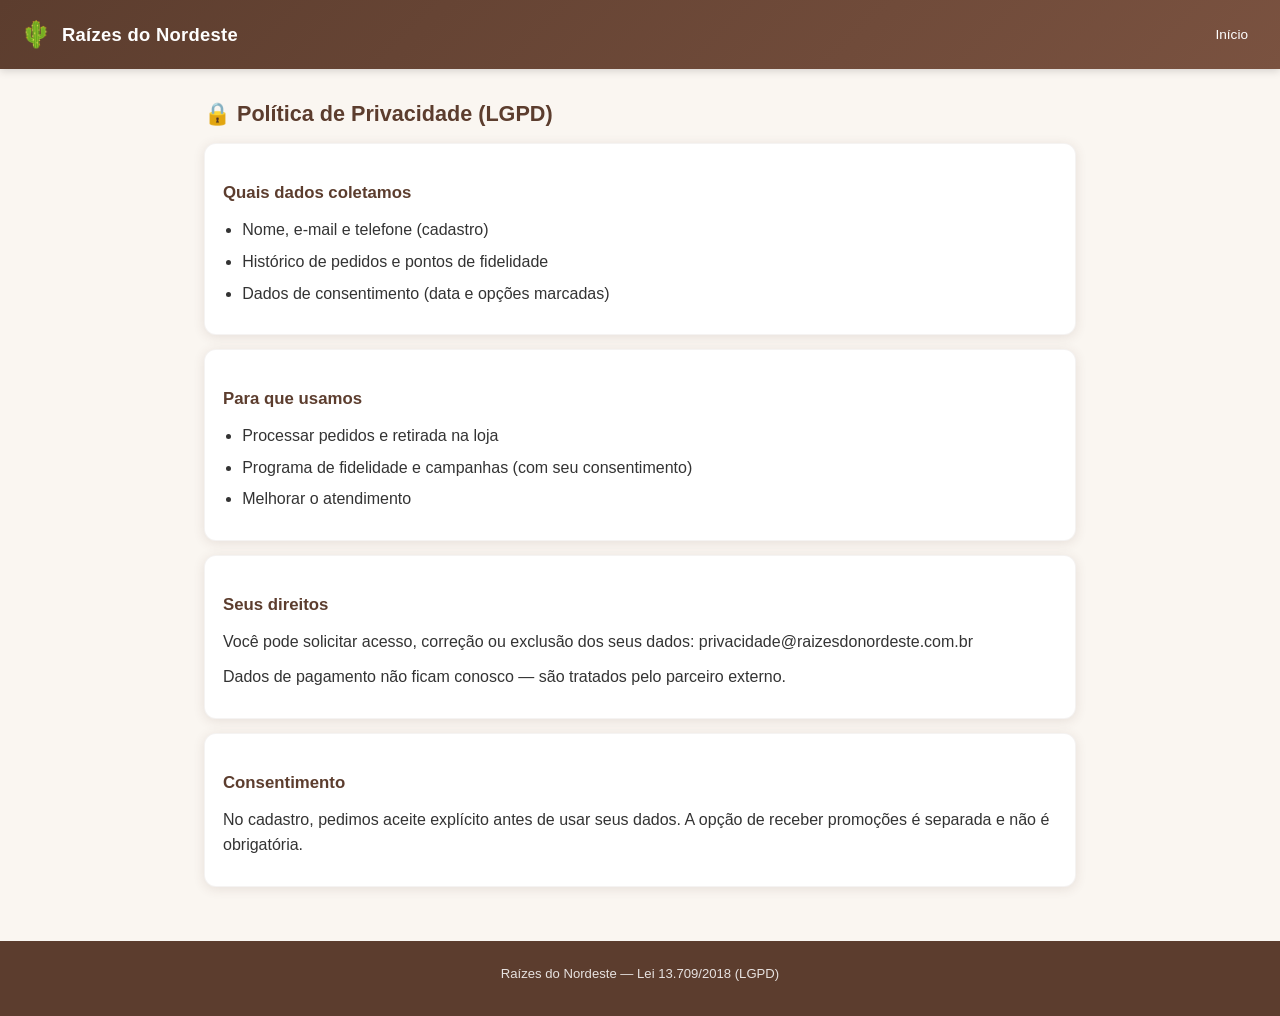
<file: privacidade.html>
<!DOCTYPE html>
<html lang="pt-BR">
<head>
  <meta charset="UTF-8">
  <meta name="viewport" content="width=device-width, initial-scale=1.0">
  <title>Privacidade - Raízes do Nordeste</title>
  <link rel="stylesheet" href="css/style.css">
</head>
<body>
  <header>
    <a href="index.html" class="logo">
      <span class="logo-icon">🌵</span>
      <h1>Raízes do Nordeste</h1>
    </a>
    <nav><a href="index.html">Início</a></nav>
  </header>

  <main>
    <h2>🔒 Política de Privacidade (LGPD)</h2>

    <div class="card">
      <h3>Quais dados coletamos</h3>
      <ul class="lista-simples">
        <li>Nome, e-mail e telefone (cadastro)</li>
        <li>Histórico de pedidos e pontos de fidelidade</li>
        <li>Dados de consentimento (data e opções marcadas)</li>
      </ul>
    </div>

    <div class="card">
      <h3>Para que usamos</h3>
      <ul class="lista-simples">
        <li>Processar pedidos e retirada na loja</li>
        <li>Programa de fidelidade e campanhas (com seu consentimento)</li>
        <li>Melhorar o atendimento</li>
      </ul>
    </div>

    <div class="card">
      <h3>Seus direitos</h3>
      <p>Você pode solicitar acesso, correção ou exclusão dos seus dados: privacidade@raizesdonordeste.com.br</p>
      <p>Dados de pagamento não ficam conosco — são tratados pelo parceiro externo.</p>
    </div>

    <div class="card">
      <h3>Consentimento</h3>
      <p>No cadastro, pedimos aceite explícito antes de usar seus dados. A opção de receber promoções é separada e não é obrigatória.</p>
    </div>
  </main>

  <footer>
    <p>Raízes do Nordeste — Lei 13.709/2018 (LGPD)</p>
  </footer>
</body>
</html>
</file>
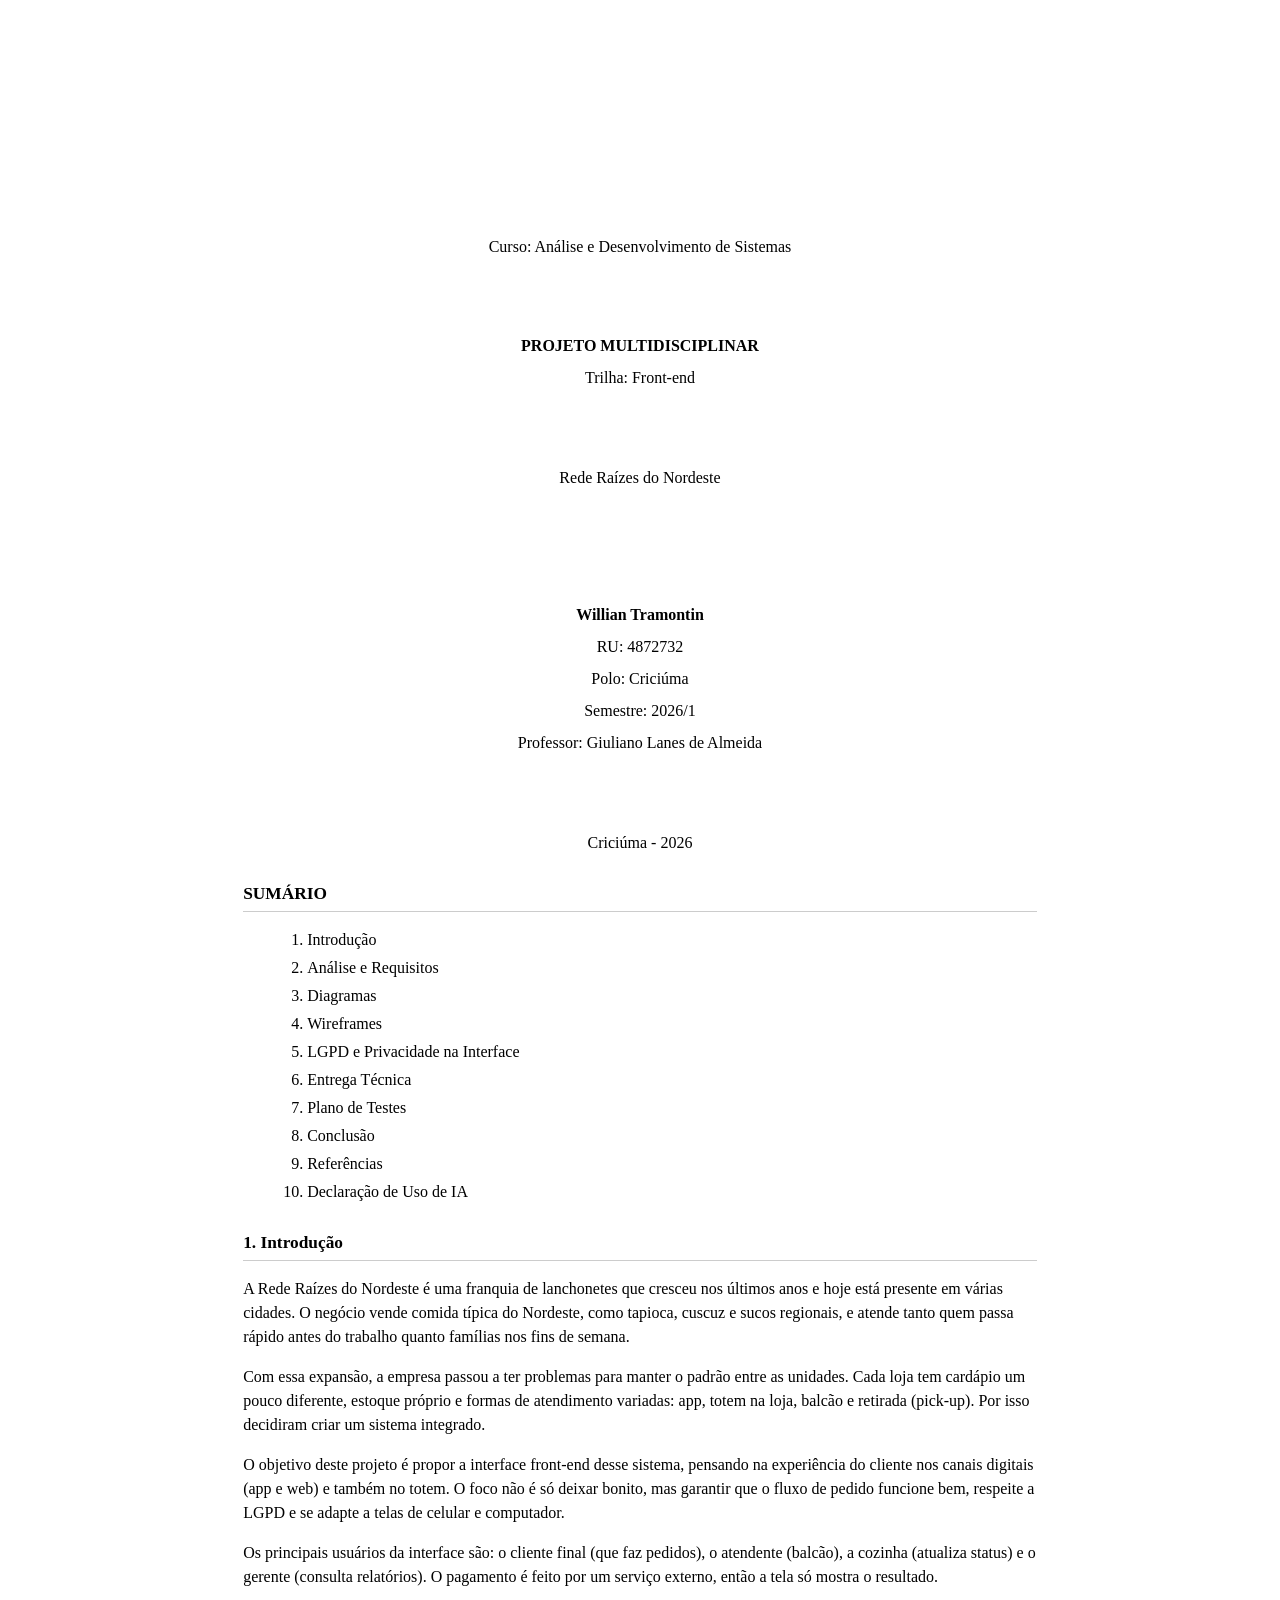
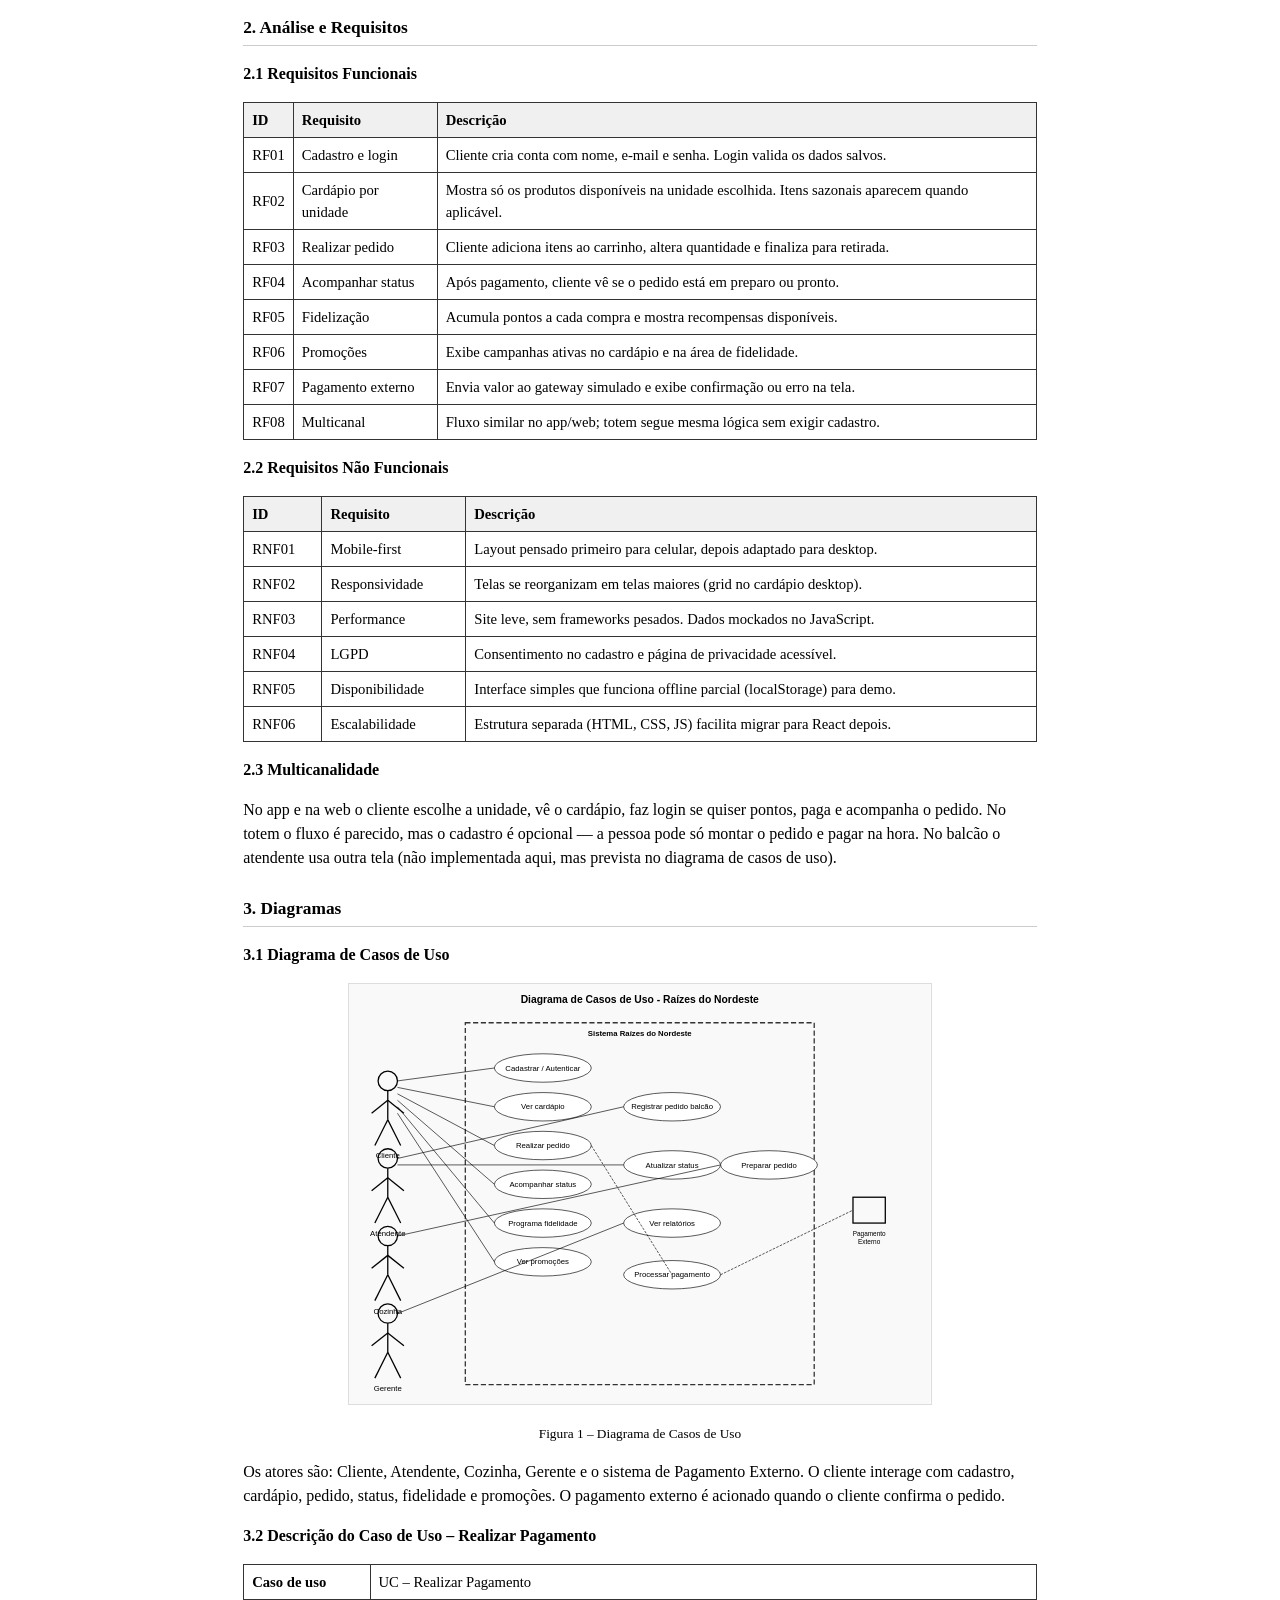
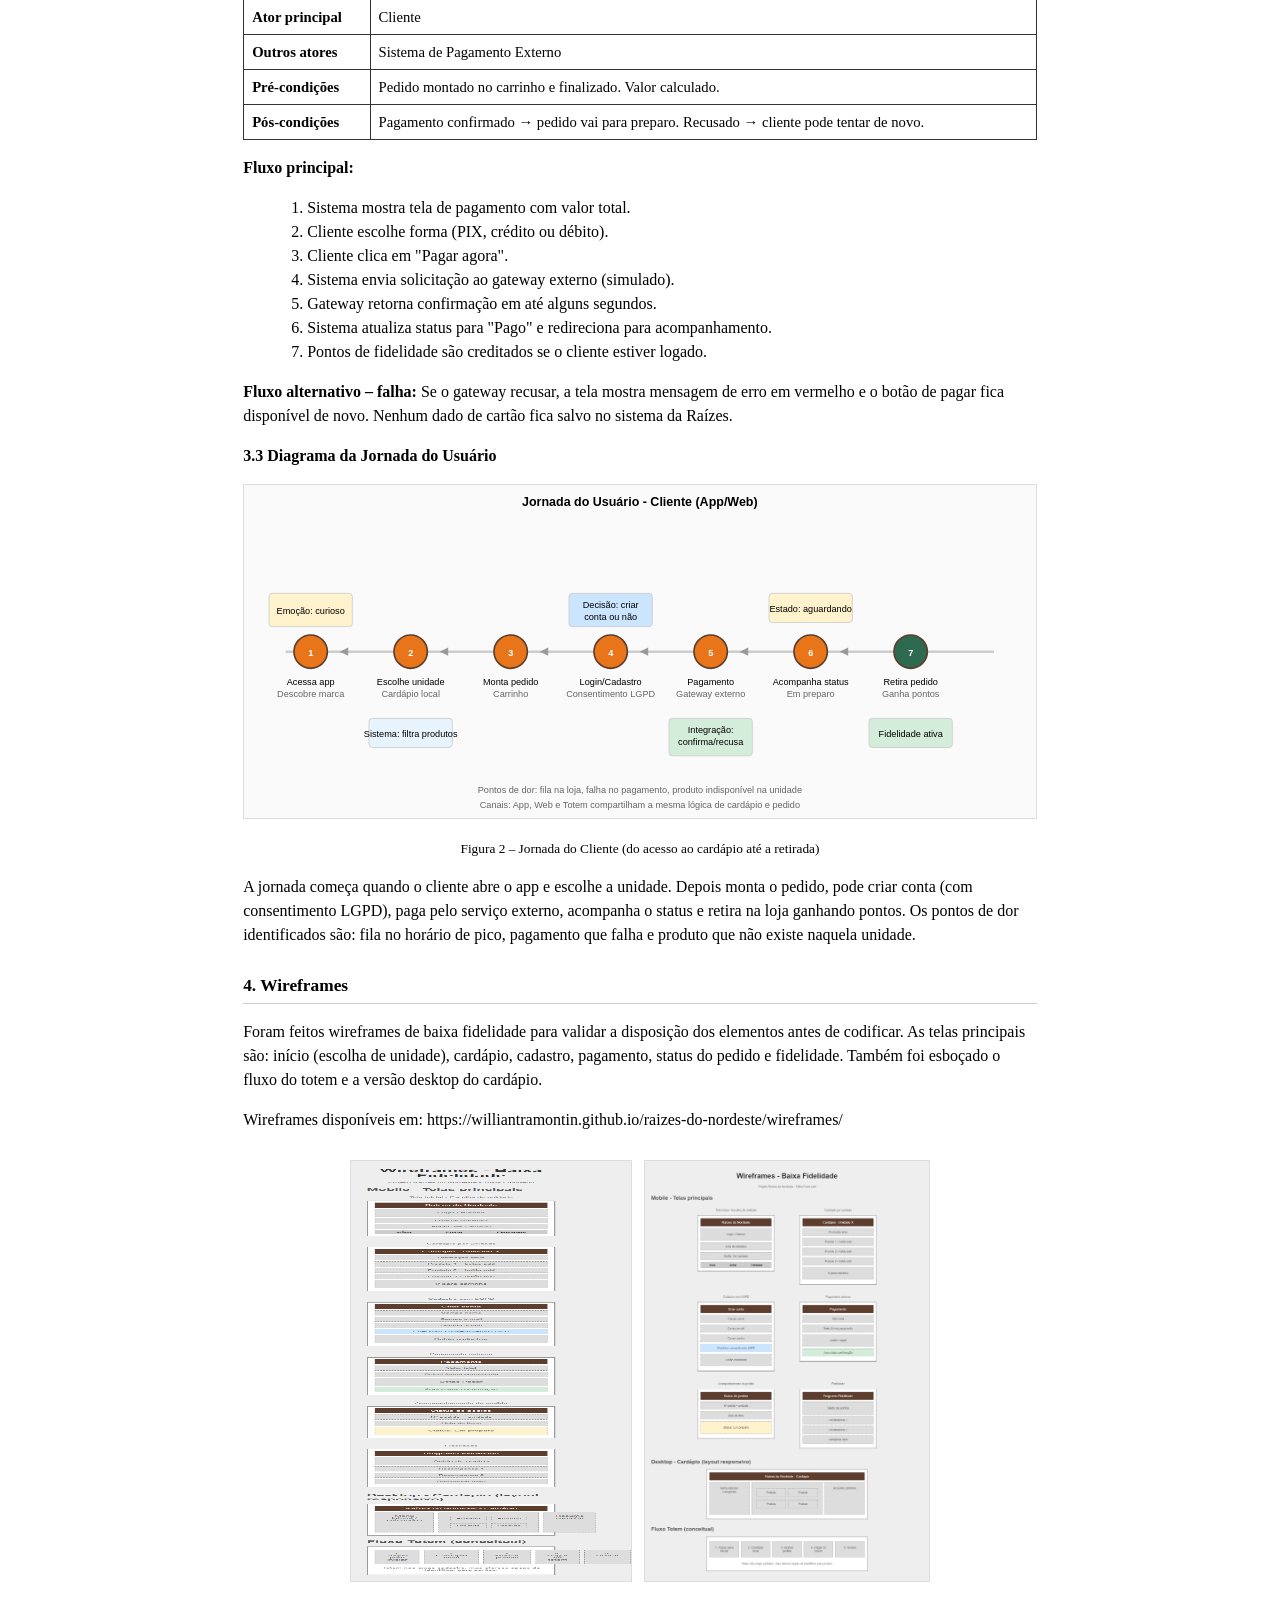
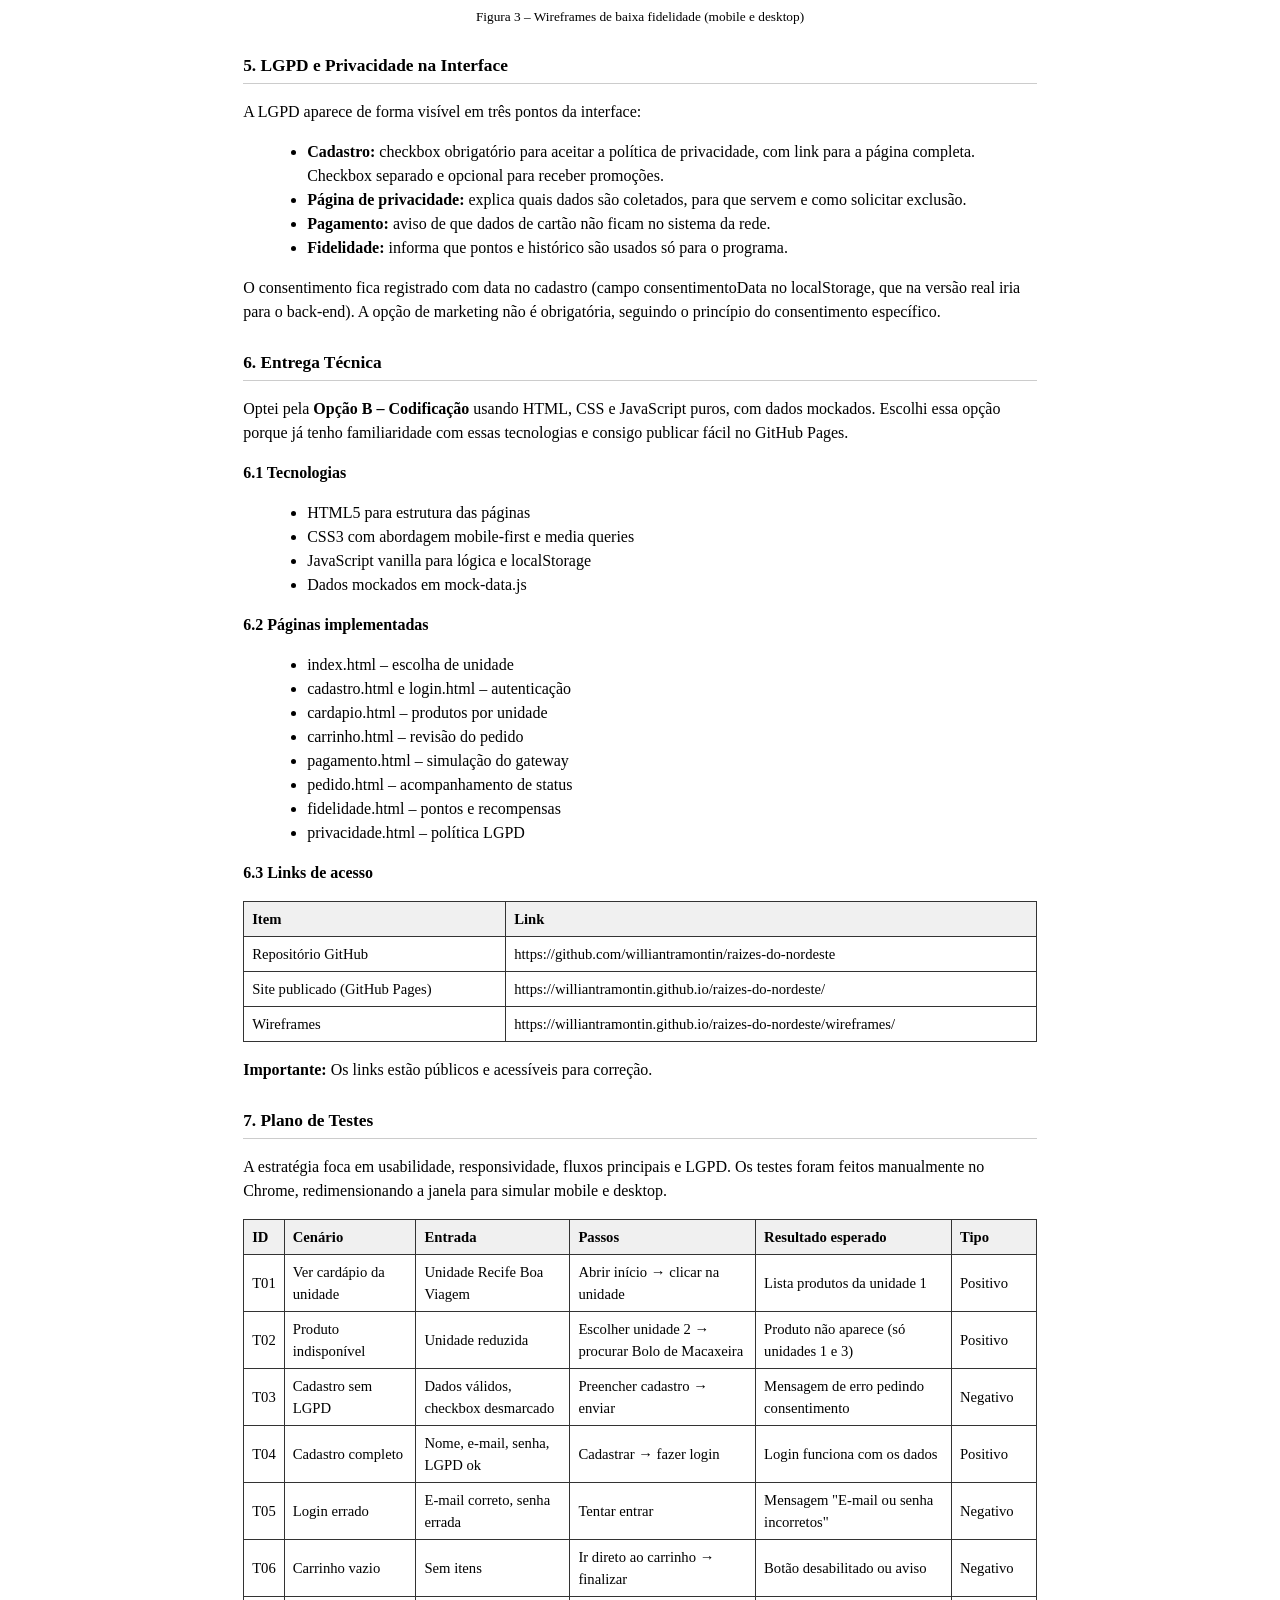
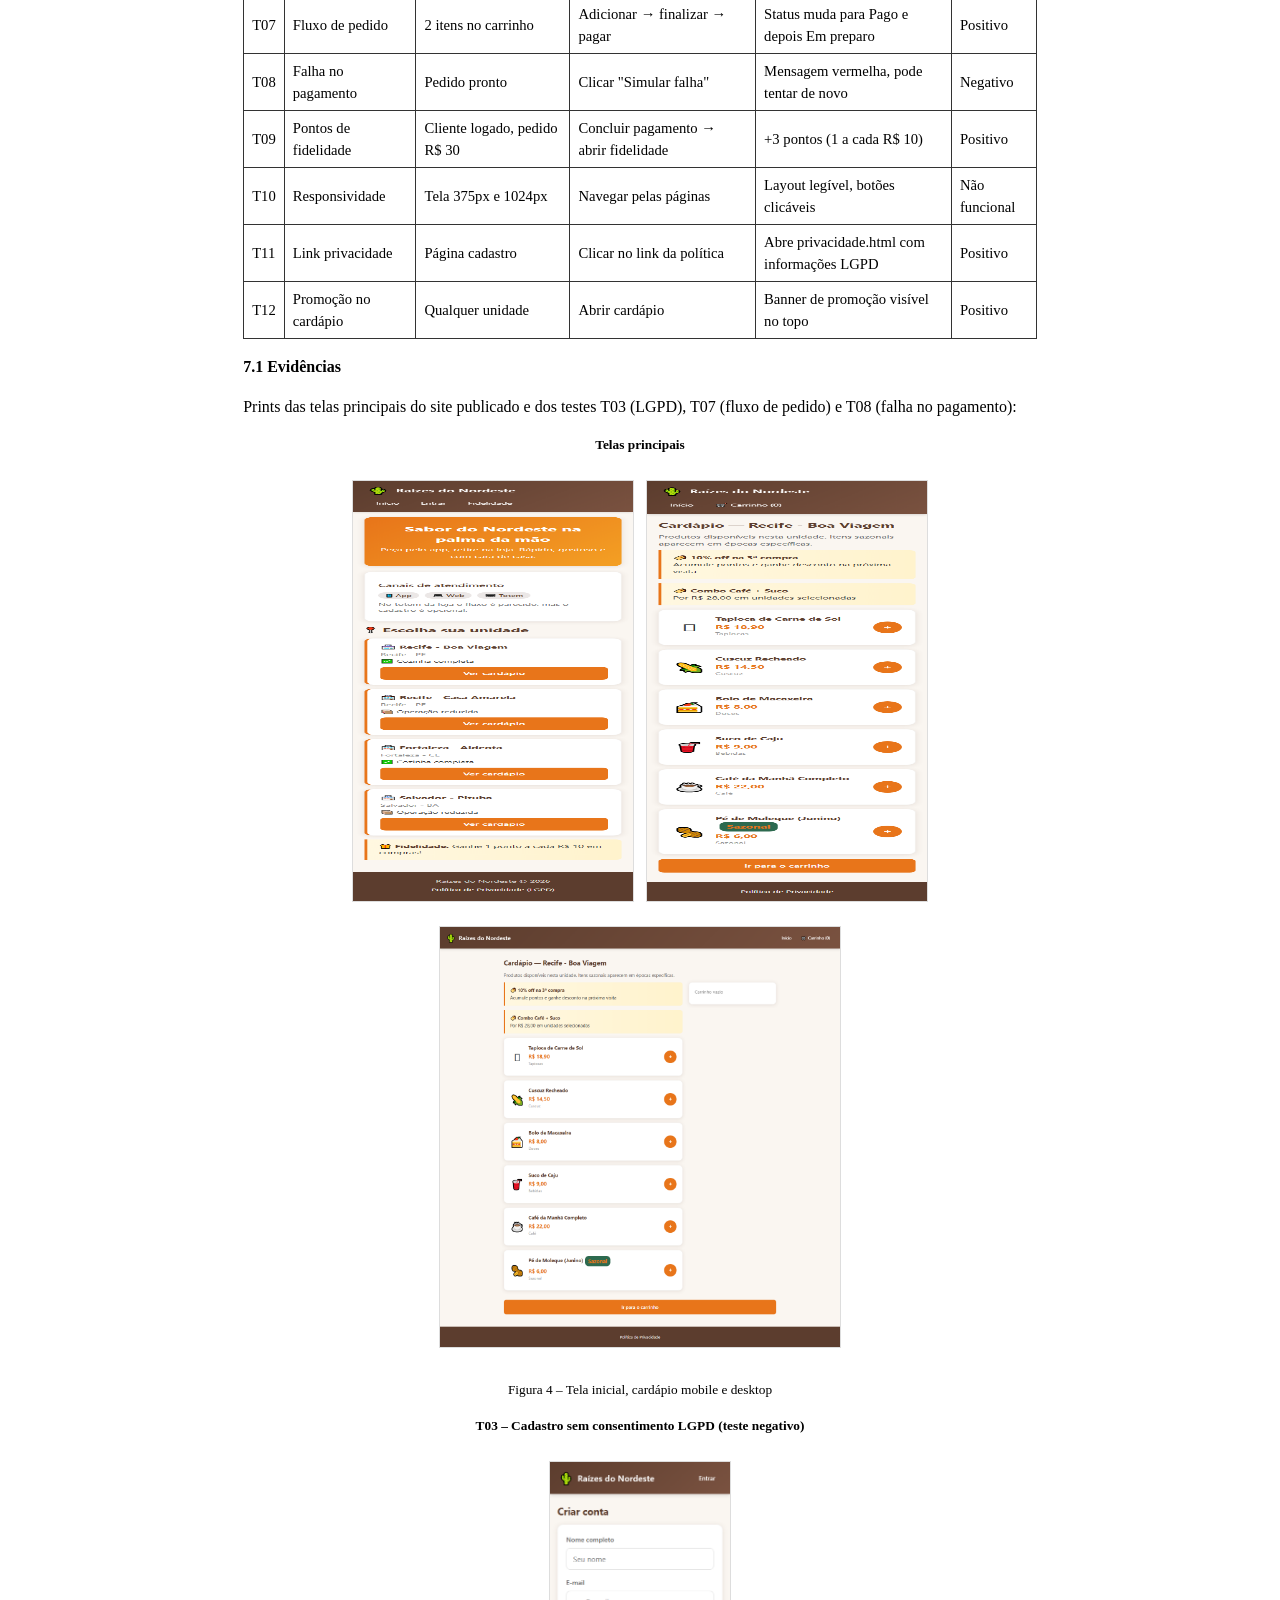
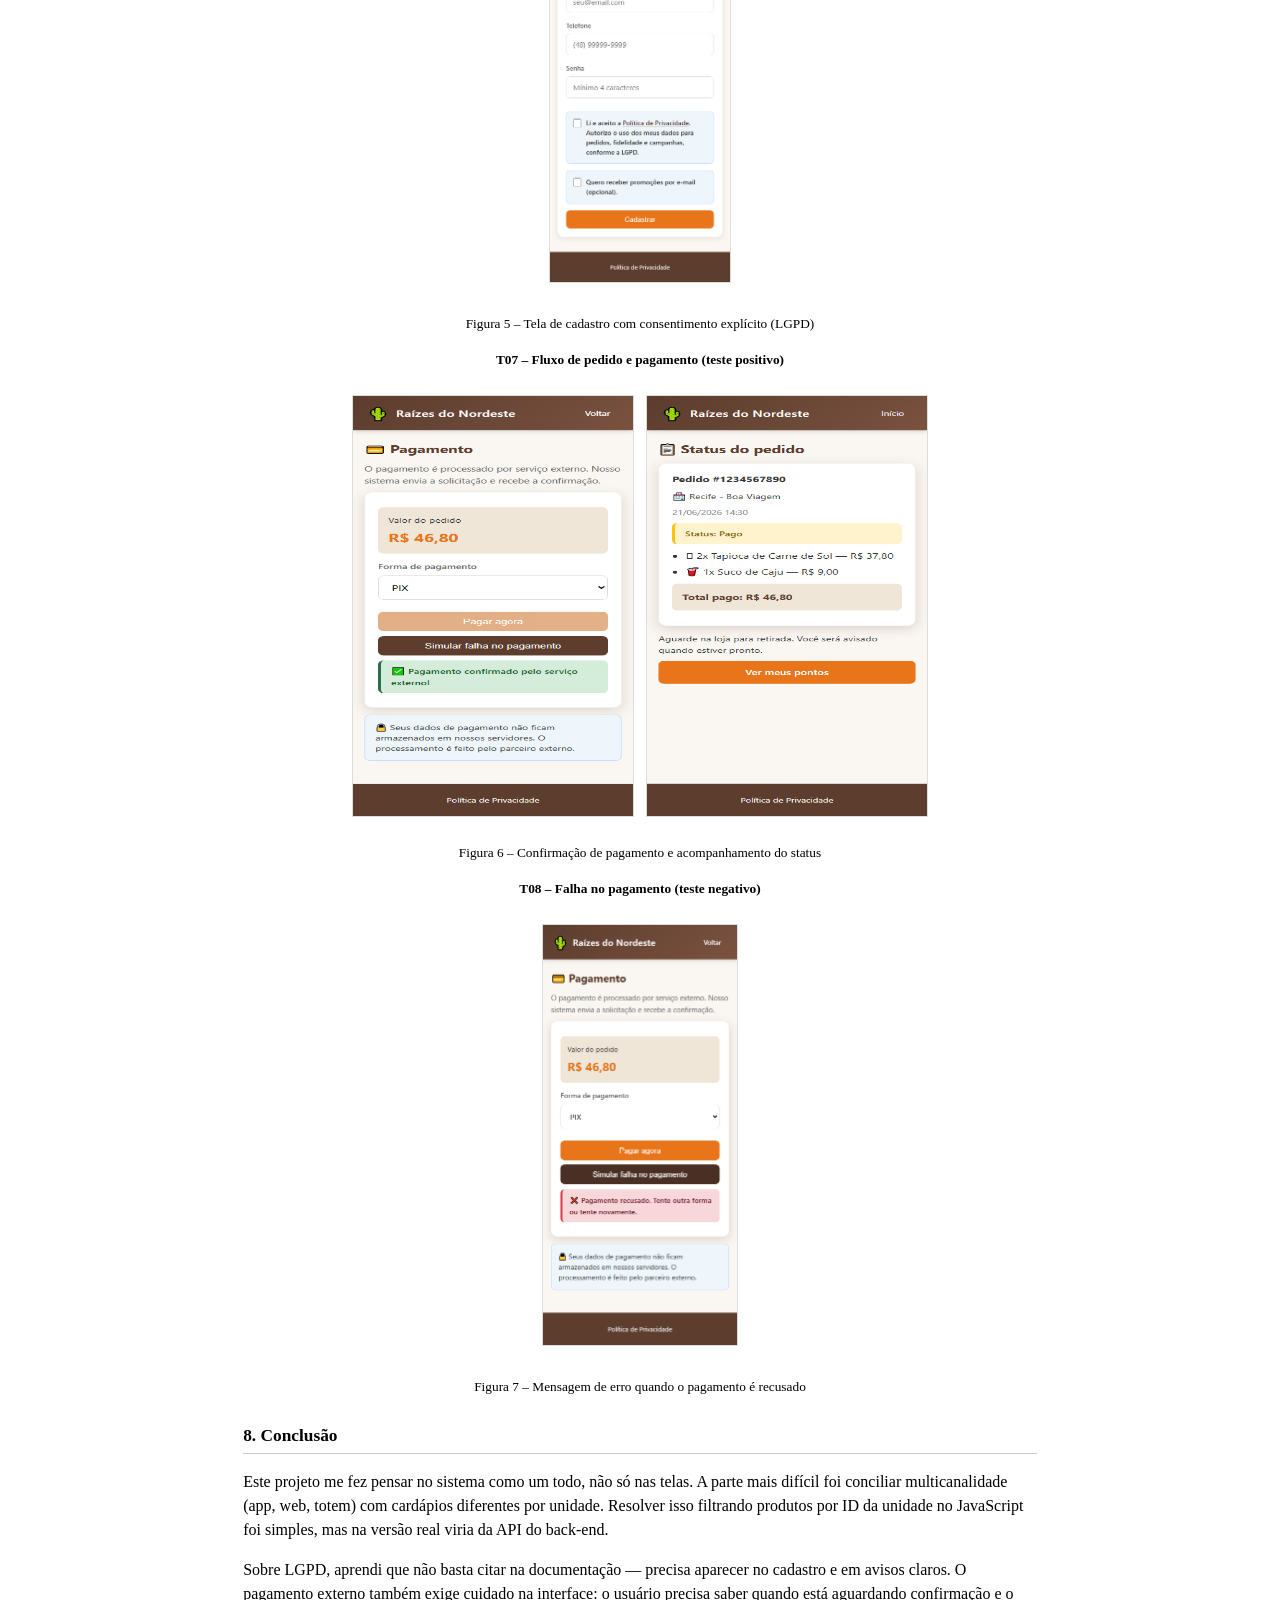
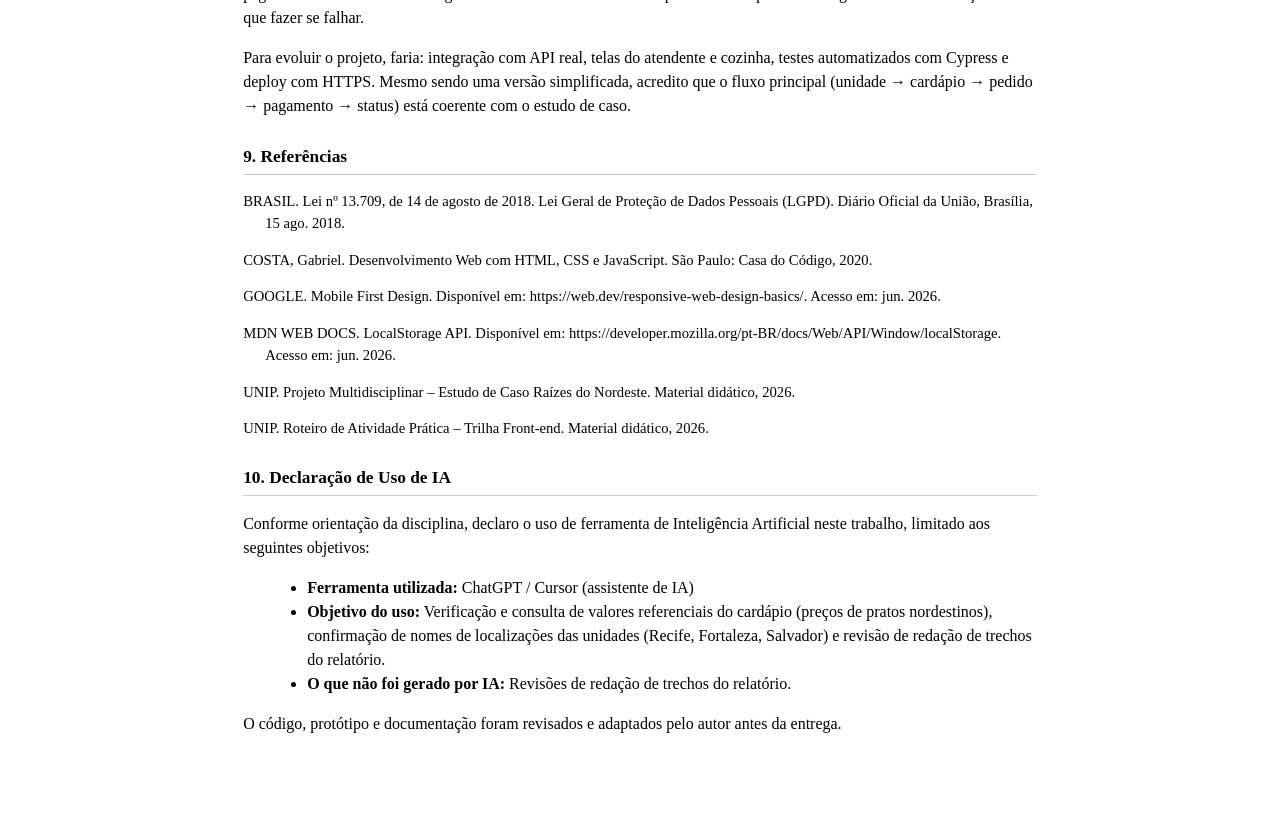
<file: documento/relatorio.html>
<!DOCTYPE html>
<html lang="pt-BR">
<head>
  <meta charset="UTF-8">
  <title>Projeto Front-end - Raízes do Nordeste</title>
  <style>
    @page { margin: 2.5cm; }
    body { font-family: "Times New Roman", Times, serif; font-size: 12pt; line-height: 1.5; max-width: 21cm; margin: 0 auto; padding: 2cm; color: #000; }
    h1 { font-size: 14pt; text-align: center; margin-top: 3cm; }
    h2 { font-size: 13pt; margin-top: 1.5em; border-bottom: 1px solid #ccc; padding-bottom: 4px; }
    h3 { font-size: 12pt; margin-top: 1em; }
    .capa { text-align: center; page-break-after: always; padding-top: 4cm; }
    .capa p { margin: 8px 0; }
    table { width: 100%; border-collapse: collapse; margin: 12px 0; font-size: 11pt; }
    th, td { border: 1px solid #333; padding: 6px 8px; text-align: left; }
    th { background: #f0f0f0; }
    .sumario { page-break-after: always; }
    .sumario a { color: #000; text-decoration: none; }
    .sumario li { margin: 4px 0; }
    img { max-width: 100%; margin: 12px 0; border: 1px solid #ddd; }
    .figura { text-align: center; font-size: 10pt; margin: 16px 0; }
    .figura img, .figura svg { max-width: 100%; max-height: 420px; border: 1px solid #ddd; }
    .figura-dupla { display: flex; flex-wrap: wrap; gap: 12px; justify-content: center; }
    .figura-dupla img { max-width: 48%; min-width: 280px; }
    .figura-grid img { max-width: 100%; margin-bottom: 10px; }
    .quebra { page-break-before: always; }
    ul, ol { margin-left: 1.5em; }
    .ref { font-size: 11pt; padding-left: 1.5em; text-indent: -1.5em; margin-bottom: 6px; }
    @media print { body { padding: 0; } }
  </style>
</head>
<body>

<div class="capa">
  <p>Curso: Análise e Desenvolvimento de Sistemas</p>
  <p style="margin-top:2cm;"><strong>PROJETO MULTIDISCIPLINAR</strong></p>
  <p>Trilha: Front-end</p>
  <p style="margin-top:2cm;">Rede Raízes do Nordeste</p>
  <p style="margin-top:3cm;"><strong>Willian Tramontin</strong></p>
  <p>RU: 4872732</p>
  <p>Polo: Criciúma</p>
  <p>Semestre: 2026/1</p>
  <p>Professor: Giuliano Lanes de Almeida</p>
  <p style="margin-top:2cm;">Criciúma - 2026</p>
</div>

<div class="sumario">
  <h2>SUMÁRIO</h2>
  <ol>
    <li><a href="#intro">Introdução</a></li>
    <li><a href="#req">Análise e Requisitos</a></li>
    <li><a href="#diag">Diagramas</a></li>
    <li><a href="#wire">Wireframes</a></li>
    <li><a href="#lgpd">LGPD e Privacidade na Interface</a></li>
    <li><a href="#tec">Entrega Técnica</a></li>
    <li><a href="#testes">Plano de Testes</a></li>
    <li><a href="#conc">Conclusão</a></li>
    <li><a href="#ref">Referências</a></li>
    <li><a href="#ia">Declaração de Uso de IA</a></li>
  </ol>
</div>

<h2 id="intro">1. Introdução</h2>
<p>A Rede Raízes do Nordeste é uma franquia de lanchonetes que cresceu nos últimos anos e hoje está presente em várias cidades. O negócio vende comida típica do Nordeste, como tapioca, cuscuz e sucos regionais, e atende tanto quem passa rápido antes do trabalho quanto famílias nos fins de semana.</p>
<p>Com essa expansão, a empresa passou a ter problemas para manter o padrão entre as unidades. Cada loja tem cardápio um pouco diferente, estoque próprio e formas de atendimento variadas: app, totem na loja, balcão e retirada (pick-up). Por isso decidiram criar um sistema integrado.</p>
<p>O objetivo deste projeto é propor a interface front-end desse sistema, pensando na experiência do cliente nos canais digitais (app e web) e também no totem. O foco não é só deixar bonito, mas garantir que o fluxo de pedido funcione bem, respeite a LGPD e se adapte a telas de celular e computador.</p>
<p>Os principais usuários da interface são: o cliente final (que faz pedidos), o atendente (balcão), a cozinha (atualiza status) e o gerente (consulta relatórios). O pagamento é feito por um serviço externo, então a tela só mostra o resultado.</p>

<h2 id="req">2. Análise e Requisitos</h2>

<h3>2.1 Requisitos Funcionais</h3>
<table>
  <tr><th>ID</th><th>Requisito</th><th>Descrição</th></tr>
  <tr><td>RF01</td><td>Cadastro e login</td><td>Cliente cria conta com nome, e-mail e senha. Login valida os dados salvos.</td></tr>
  <tr><td>RF02</td><td>Cardápio por unidade</td><td>Mostra só os produtos disponíveis na unidade escolhida. Itens sazonais aparecem quando aplicável.</td></tr>
  <tr><td>RF03</td><td>Realizar pedido</td><td>Cliente adiciona itens ao carrinho, altera quantidade e finaliza para retirada.</td></tr>
  <tr><td>RF04</td><td>Acompanhar status</td><td>Após pagamento, cliente vê se o pedido está em preparo ou pronto.</td></tr>
  <tr><td>RF05</td><td>Fidelização</td><td>Acumula pontos a cada compra e mostra recompensas disponíveis.</td></tr>
  <tr><td>RF06</td><td>Promoções</td><td>Exibe campanhas ativas no cardápio e na área de fidelidade.</td></tr>
  <tr><td>RF07</td><td>Pagamento externo</td><td>Envia valor ao gateway simulado e exibe confirmação ou erro na tela.</td></tr>
  <tr><td>RF08</td><td>Multicanal</td><td>Fluxo similar no app/web; totem segue mesma lógica sem exigir cadastro.</td></tr>
</table>

<h3>2.2 Requisitos Não Funcionais</h3>
<table>
  <tr><th>ID</th><th>Requisito</th><th>Descrição</th></tr>
  <tr><td>RNF01</td><td>Mobile-first</td><td>Layout pensado primeiro para celular, depois adaptado para desktop.</td></tr>
  <tr><td>RNF02</td><td>Responsividade</td><td>Telas se reorganizam em telas maiores (grid no cardápio desktop).</td></tr>
  <tr><td>RNF03</td><td>Performance</td><td>Site leve, sem frameworks pesados. Dados mockados no JavaScript.</td></tr>
  <tr><td>RNF04</td><td>LGPD</td><td>Consentimento no cadastro e página de privacidade acessível.</td></tr>
  <tr><td>RNF05</td><td>Disponibilidade</td><td>Interface simples que funciona offline parcial (localStorage) para demo.</td></tr>
  <tr><td>RNF06</td><td>Escalabilidade</td><td>Estrutura separada (HTML, CSS, JS) facilita migrar para React depois.</td></tr>
</table>

<h3>2.3 Multicanalidade</h3>
<p>No app e na web o cliente escolhe a unidade, vê o cardápio, faz login se quiser pontos, paga e acompanha o pedido. No totem o fluxo é parecido, mas o cadastro é opcional — a pessoa pode só montar o pedido e pagar na hora. No balcão o atendente usa outra tela (não implementada aqui, mas prevista no diagrama de casos de uso).</p>

<h2 id="diag" class="quebra">3. Diagramas</h2>

<h3>3.1 Diagrama de Casos de Uso</h3>
<div class="figura">
<svg xmlns="http://www.w3.org/2000/svg" viewBox="0 0 900 650" font-family="Arial, sans-serif" font-size="12">
  <rect width="900" height="650" fill="#f9f9f9"/>
  <text x="450" y="30" text-anchor="middle" font-size="16" font-weight="bold">Diagrama de Casos de Uso - Raízes do Nordeste</text>
  <rect x="180" y="60" width="540" height="560" fill="none" stroke="#333" stroke-width="2" stroke-dasharray="8,4"/>
  <text x="450" y="80" text-anchor="middle" font-weight="bold">Sistema Raízes do Nordeste</text>
  <g><circle cx="60" cy="150" r="15" fill="none" stroke="#000" stroke-width="2"/><line x1="60" y1="165" x2="60" y2="210" stroke="#000" stroke-width="2"/><line x1="60" y1="180" x2="35" y2="200" stroke="#000" stroke-width="2"/><line x1="60" y1="180" x2="85" y2="200" stroke="#000" stroke-width="2"/><line x1="60" y1="210" x2="40" y2="250" stroke="#000" stroke-width="2"/><line x1="60" y1="210" x2="80" y2="250" stroke="#000" stroke-width="2"/><text x="60" y="270" text-anchor="middle">Cliente</text></g>
  <g transform="translate(0,120)"><circle cx="60" cy="150" r="15" fill="none" stroke="#000" stroke-width="2"/><line x1="60" y1="165" x2="60" y2="210" stroke="#000" stroke-width="2"/><line x1="60" y1="180" x2="35" y2="200" stroke="#000" stroke-width="2"/><line x1="60" y1="180" x2="85" y2="200" stroke="#000" stroke-width="2"/><line x1="60" y1="210" x2="40" y2="250" stroke="#000" stroke-width="2"/><line x1="60" y1="210" x2="80" y2="250" stroke="#000" stroke-width="2"/><text x="60" y="270" text-anchor="middle">Atendente</text></g>
  <g transform="translate(0,240)"><circle cx="60" cy="150" r="15" fill="none" stroke="#000" stroke-width="2"/><line x1="60" y1="165" x2="60" y2="210" stroke="#000" stroke-width="2"/><line x1="60" y1="180" x2="35" y2="200" stroke="#000" stroke-width="2"/><line x1="60" y1="180" x2="85" y2="200" stroke="#000" stroke-width="2"/><line x1="60" y1="210" x2="40" y2="250" stroke="#000" stroke-width="2"/><line x1="60" y1="210" x2="80" y2="250" stroke="#000" stroke-width="2"/><text x="60" y="270" text-anchor="middle">Cozinha</text></g>
  <g transform="translate(0,360)"><circle cx="60" cy="150" r="15" fill="none" stroke="#000" stroke-width="2"/><line x1="60" y1="165" x2="60" y2="210" stroke="#000" stroke-width="2"/><line x1="60" y1="180" x2="35" y2="200" stroke="#000" stroke-width="2"/><line x1="60" y1="180" x2="85" y2="200" stroke="#000" stroke-width="2"/><line x1="60" y1="210" x2="40" y2="250" stroke="#000" stroke-width="2"/><line x1="60" y1="210" x2="80" y2="250" stroke="#000" stroke-width="2"/><text x="60" y="270" text-anchor="middle">Gerente</text></g>
  <g transform="translate(780,200)"><rect x="0" y="130" width="50" height="40" fill="none" stroke="#000" stroke-width="2"/><text x="25" y="190" text-anchor="middle" font-size="10">Pagamento</text><text x="25" y="202" text-anchor="middle" font-size="10">Externo</text></g>
  <ellipse cx="300" cy="130" rx="75" ry="22" fill="#fff" stroke="#000"/><text x="300" y="134" text-anchor="middle">Cadastrar / Autenticar</text>
  <ellipse cx="300" cy="190" rx="75" ry="22" fill="#fff" stroke="#000"/><text x="300" y="194" text-anchor="middle">Ver cardápio</text>
  <ellipse cx="300" cy="250" rx="75" ry="22" fill="#fff" stroke="#000"/><text x="300" y="254" text-anchor="middle">Realizar pedido</text>
  <ellipse cx="300" cy="310" rx="75" ry="22" fill="#fff" stroke="#000"/><text x="300" y="314" text-anchor="middle">Acompanhar status</text>
  <ellipse cx="300" cy="370" rx="75" ry="22" fill="#fff" stroke="#000"/><text x="300" y="374" text-anchor="middle">Programa fidelidade</text>
  <ellipse cx="300" cy="430" rx="75" ry="22" fill="#fff" stroke="#000"/><text x="300" y="434" text-anchor="middle">Ver promoções</text>
  <ellipse cx="500" cy="190" rx="75" ry="22" fill="#fff" stroke="#000"/><text x="500" y="194" text-anchor="middle">Registrar pedido balcão</text>
  <ellipse cx="500" cy="280" rx="75" ry="22" fill="#fff" stroke="#000"/><text x="500" y="284" text-anchor="middle">Atualizar status</text>
  <ellipse cx="500" cy="370" rx="75" ry="22" fill="#fff" stroke="#000"/><text x="500" y="374" text-anchor="middle">Ver relatórios</text>
  <ellipse cx="500" cy="450" rx="75" ry="22" fill="#fff" stroke="#000"/><text x="500" y="454" text-anchor="middle">Processar pagamento</text>
  <ellipse cx="650" cy="280" rx="75" ry="22" fill="#fff" stroke="#000"/><text x="650" y="284" text-anchor="middle">Preparar pedido</text>
  <line x1="75" y1="150" x2="225" y2="130" stroke="#000"/><line x1="75" y1="160" x2="225" y2="190" stroke="#000"/><line x1="75" y1="170" x2="225" y2="250" stroke="#000"/><line x1="75" y1="180" x2="225" y2="310" stroke="#000"/><line x1="75" y1="190" x2="225" y2="370" stroke="#000"/><line x1="75" y1="200" x2="225" y2="430" stroke="#000"/>
  <line x1="75" y1="270" x2="425" y2="190" stroke="#000"/><line x1="75" y1="280" x2="425" y2="280" stroke="#000"/>
  <line x1="75" y1="390" x2="575" y2="280" stroke="#000"/><line x1="75" y1="510" x2="425" y2="370" stroke="#000"/>
  <line x1="575" y1="450" x2="780" y2="350" stroke="#000" stroke-dasharray="4,2"/><line x1="375" y1="250" x2="500" y2="450" stroke="#000" stroke-dasharray="4,2"/>
</svg>
  <p>Figura 1 – Diagrama de Casos de Uso</p>
</div>
<p>Os atores são: Cliente, Atendente, Cozinha, Gerente e o sistema de Pagamento Externo. O cliente interage com cadastro, cardápio, pedido, status, fidelidade e promoções. O pagamento externo é acionado quando o cliente confirma o pedido.</p>

<h3>3.2 Descrição do Caso de Uso – Realizar Pagamento</h3>
<table>
  <tr><td><strong>Caso de uso</strong></td><td>UC – Realizar Pagamento</td></tr>
  <tr><td><strong>Ator principal</strong></td><td>Cliente</td></tr>
  <tr><td><strong>Outros atores</strong></td><td>Sistema de Pagamento Externo</td></tr>
  <tr><td><strong>Pré-condições</strong></td><td>Pedido montado no carrinho e finalizado. Valor calculado.</td></tr>
  <tr><td><strong>Pós-condições</strong></td><td>Pagamento confirmado → pedido vai para preparo. Recusado → cliente pode tentar de novo.</td></tr>
</table>
<p><strong>Fluxo principal:</strong></p>
<ol>
  <li>Sistema mostra tela de pagamento com valor total.</li>
  <li>Cliente escolhe forma (PIX, crédito ou débito).</li>
  <li>Cliente clica em "Pagar agora".</li>
  <li>Sistema envia solicitação ao gateway externo (simulado).</li>
  <li>Gateway retorna confirmação em até alguns segundos.</li>
  <li>Sistema atualiza status para "Pago" e redireciona para acompanhamento.</li>
  <li>Pontos de fidelidade são creditados se o cliente estiver logado.</li>
</ol>
<p><strong>Fluxo alternativo – falha:</strong> Se o gateway recusar, a tela mostra mensagem de erro em vermelho e o botão de pagar fica disponível de novo. Nenhum dado de cartão fica salvo no sistema da Raízes.</p>

<h3>3.3 Diagrama da Jornada do Usuário</h3>
<div class="figura">
<svg xmlns="http://www.w3.org/2000/svg" viewBox="0 0 950 400" font-family="Arial, sans-serif" font-size="11">
  <rect width="950" height="400" fill="#fafafa"/>
  <text x="475" y="25" text-anchor="middle" font-size="15" font-weight="bold">Jornada do Usuário - Cliente (App/Web)</text>
  <line x1="50" y1="200" x2="900" y2="200" stroke="#ccc" stroke-width="3"/>
  <g><circle cx="80" cy="200" r="20" fill="#e8751a" stroke="#5c3d2e" stroke-width="2"/><text x="80" y="205" text-anchor="middle" fill="white" font-weight="bold">1</text><text x="80" y="240" text-anchor="middle">Acessa app</text><text x="80" y="255" text-anchor="middle" fill="#666">Descobre marca</text><rect x="30" y="130" width="100" height="40" fill="#fff3cd" stroke="#ccc" rx="4"/><text x="80" y="155" text-anchor="middle">Emoção: curioso</text></g>
  <g><circle cx="200" cy="200" r="20" fill="#e8751a" stroke="#5c3d2e" stroke-width="2"/><text x="200" y="205" text-anchor="middle" fill="white" font-weight="bold">2</text><text x="200" y="240" text-anchor="middle">Escolhe unidade</text><text x="200" y="255" text-anchor="middle" fill="#666">Cardápio local</text><rect x="150" y="280" width="100" height="35" fill="#e8f4fd" stroke="#ccc" rx="4"/><text x="200" y="302" text-anchor="middle">Sistema: filtra produtos</text></g>
  <g><circle cx="320" cy="200" r="20" fill="#e8751a" stroke="#5c3d2e" stroke-width="2"/><text x="320" y="205" text-anchor="middle" fill="white" font-weight="bold">3</text><text x="320" y="240" text-anchor="middle">Monta pedido</text><text x="320" y="255" text-anchor="middle" fill="#666">Carrinho</text></g>
  <g><circle cx="440" cy="200" r="20" fill="#e8751a" stroke="#5c3d2e" stroke-width="2"/><text x="440" y="205" text-anchor="middle" fill="white" font-weight="bold">4</text><text x="440" y="240" text-anchor="middle">Login/Cadastro</text><text x="440" y="255" text-anchor="middle" fill="#666">Consentimento LGPD</text><rect x="390" y="130" width="100" height="40" fill="#cce5ff" stroke="#ccc" rx="4"/><text x="440" y="148" text-anchor="middle">Decisão: criar</text><text x="440" y="162" text-anchor="middle">conta ou não</text></g>
  <g><circle cx="560" cy="200" r="20" fill="#e8751a" stroke="#5c3d2e" stroke-width="2"/><text x="560" y="205" text-anchor="middle" fill="white" font-weight="bold">5</text><text x="560" y="240" text-anchor="middle">Pagamento</text><text x="560" y="255" text-anchor="middle" fill="#666">Gateway externo</text><rect x="510" y="280" width="100" height="45" fill="#d4edda" stroke="#ccc" rx="4"/><text x="560" y="298" text-anchor="middle">Integração:</text><text x="560" y="312" text-anchor="middle">confirma/recusa</text></g>
  <g><circle cx="680" cy="200" r="20" fill="#e8751a" stroke="#5c3d2e" stroke-width="2"/><text x="680" y="205" text-anchor="middle" fill="white" font-weight="bold">6</text><text x="680" y="240" text-anchor="middle">Acompanha status</text><text x="680" y="255" text-anchor="middle" fill="#666">Em preparo</text><rect x="630" y="130" width="100" height="35" fill="#fff3cd" stroke="#ccc" rx="4"/><text x="680" y="152" text-anchor="middle">Estado: aguardando</text></g>
  <g><circle cx="800" cy="200" r="20" fill="#2d6a4f" stroke="#5c3d2e" stroke-width="2"/><text x="800" y="205" text-anchor="middle" fill="white" font-weight="bold">7</text><text x="800" y="240" text-anchor="middle">Retira pedido</text><text x="800" y="255" text-anchor="middle" fill="#666">Ganha pontos</text><rect x="750" y="280" width="100" height="35" fill="#d4edda" stroke="#ccc" rx="4"/><text x="800" y="302" text-anchor="middle">Fidelidade ativa</text></g>
  <polygon points="115,200 125,195 125,205" fill="#999"/><polygon points="235,200 245,195 245,205" fill="#999"/><polygon points="355,200 365,195 365,205" fill="#999"/><polygon points="475,200 485,195 485,205" fill="#999"/><polygon points="595,200 605,195 605,205" fill="#999"/><polygon points="715,200 725,195 725,205" fill="#999"/>
  <text x="475" y="370" text-anchor="middle" fill="#666">Pontos de dor: fila na loja, falha no pagamento, produto indisponível na unidade</text>
  <text x="475" y="388" text-anchor="middle" fill="#666">Canais: App, Web e Totem compartilham a mesma lógica de cardápio e pedido</text>
</svg>
  <p>Figura 2 – Jornada do Cliente (do acesso ao cardápio até a retirada)</p>
</div>
<p>A jornada começa quando o cliente abre o app e escolhe a unidade. Depois monta o pedido, pode criar conta (com consentimento LGPD), paga pelo serviço externo, acompanha o status e retira na loja ganhando pontos. Os pontos de dor identificados são: fila no horário de pico, pagamento que falha e produto que não existe naquela unidade.</p>

<h2 id="wire" class="quebra">4. Wireframes</h2>
<p>Foram feitos wireframes de baixa fidelidade para validar a disposição dos elementos antes de codificar. As telas principais são: início (escolha de unidade), cardápio, cadastro, pagamento, status do pedido e fidelidade. Também foi esboçado o fluxo do totem e a versão desktop do cardápio.</p>
<p>Wireframes disponíveis em: https://williantramontin.github.io/raizes-do-nordeste/wireframes/</p>
<div class="figura">
  <div class="figura-dupla">
    <img src="imagens/wireframes-mobile.png" alt="Wireframes mobile">
    <img src="imagens/wireframes-desktop.png" alt="Wireframes desktop">
  </div>
  <p>Figura 3 – Wireframes de baixa fidelidade (mobile e desktop)</p>
</div>

<h2 id="lgpd">5. LGPD e Privacidade na Interface</h2>
<p>A LGPD aparece de forma visível em três pontos da interface:</p>
<ul>
  <li><strong>Cadastro:</strong> checkbox obrigatório para aceitar a política de privacidade, com link para a página completa. Checkbox separado e opcional para receber promoções.</li>
  <li><strong>Página de privacidade:</strong> explica quais dados são coletados, para que servem e como solicitar exclusão.</li>
  <li><strong>Pagamento:</strong> aviso de que dados de cartão não ficam no sistema da rede.</li>
  <li><strong>Fidelidade:</strong> informa que pontos e histórico são usados só para o programa.</li>
</ul>
<p>O consentimento fica registrado com data no cadastro (campo consentimentoData no localStorage, que na versão real iria para o back-end). A opção de marketing não é obrigatória, seguindo o princípio do consentimento específico.</p>

<h2 id="tec" class="quebra">6. Entrega Técnica</h2>
<p>Optei pela <strong>Opção B – Codificação</strong> usando HTML, CSS e JavaScript puros, com dados mockados. Escolhi essa opção porque já tenho familiaridade com essas tecnologias e consigo publicar fácil no GitHub Pages.</p>

<h3>6.1 Tecnologias</h3>
<ul>
  <li>HTML5 para estrutura das páginas</li>
  <li>CSS3 com abordagem mobile-first e media queries</li>
  <li>JavaScript vanilla para lógica e localStorage</li>
  <li>Dados mockados em mock-data.js</li>
</ul>

<h3>6.2 Páginas implementadas</h3>
<ul>
  <li>index.html – escolha de unidade</li>
  <li>cadastro.html e login.html – autenticação</li>
  <li>cardapio.html – produtos por unidade</li>
  <li>carrinho.html – revisão do pedido</li>
  <li>pagamento.html – simulação do gateway</li>
  <li>pedido.html – acompanhamento de status</li>
  <li>fidelidade.html – pontos e recompensas</li>
  <li>privacidade.html – política LGPD</li>
</ul>

<h3>6.3 Links de acesso</h3>
<table>
  <tr><th>Item</th><th>Link</th></tr>
  <tr><td>Repositório GitHub</td><td>https://github.com/williantramontin/raizes-do-nordeste</td></tr>
  <tr><td>Site publicado (GitHub Pages)</td><td>https://williantramontin.github.io/raizes-do-nordeste/</td></tr>
  <tr><td>Wireframes</td><td>https://williantramontin.github.io/raizes-do-nordeste/wireframes/</td></tr>
</table>
<p><strong>Importante:</strong> Os links estão públicos e acessíveis para correção.</p>

<h2 id="testes">7. Plano de Testes</h2>
<p>A estratégia foca em usabilidade, responsividade, fluxos principais e LGPD. Os testes foram feitos manualmente no Chrome, redimensionando a janela para simular mobile e desktop.</p>

<table>
  <tr><th>ID</th><th>Cenário</th><th>Entrada</th><th>Passos</th><th>Resultado esperado</th><th>Tipo</th></tr>
  <tr><td>T01</td><td>Ver cardápio da unidade</td><td>Unidade Recife Boa Viagem</td><td>Abrir início → clicar na unidade</td><td>Lista produtos da unidade 1</td><td>Positivo</td></tr>
  <tr><td>T02</td><td>Produto indisponível</td><td>Unidade reduzida</td><td>Escolher unidade 2 → procurar Bolo de Macaxeira</td><td>Produto não aparece (só unidades 1 e 3)</td><td>Positivo</td></tr>
  <tr><td>T03</td><td>Cadastro sem LGPD</td><td>Dados válidos, checkbox desmarcado</td><td>Preencher cadastro → enviar</td><td>Mensagem de erro pedindo consentimento</td><td>Negativo</td></tr>
  <tr><td>T04</td><td>Cadastro completo</td><td>Nome, e-mail, senha, LGPD ok</td><td>Cadastrar → fazer login</td><td>Login funciona com os dados</td><td>Positivo</td></tr>
  <tr><td>T05</td><td>Login errado</td><td>E-mail correto, senha errada</td><td>Tentar entrar</td><td>Mensagem "E-mail ou senha incorretos"</td><td>Negativo</td></tr>
  <tr><td>T06</td><td>Carrinho vazio</td><td>Sem itens</td><td>Ir direto ao carrinho → finalizar</td><td>Botão desabilitado ou aviso</td><td>Negativo</td></tr>
  <tr><td>T07</td><td>Fluxo de pedido</td><td>2 itens no carrinho</td><td>Adicionar → finalizar → pagar</td><td>Status muda para Pago e depois Em preparo</td><td>Positivo</td></tr>
  <tr><td>T08</td><td>Falha no pagamento</td><td>Pedido pronto</td><td>Clicar "Simular falha"</td><td>Mensagem vermelha, pode tentar de novo</td><td>Negativo</td></tr>
  <tr><td>T09</td><td>Pontos de fidelidade</td><td>Cliente logado, pedido R$ 30</td><td>Concluir pagamento → abrir fidelidade</td><td>+3 pontos (1 a cada R$ 10)</td><td>Positivo</td></tr>
  <tr><td>T10</td><td>Responsividade</td><td>Tela 375px e 1024px</td><td>Navegar pelas páginas</td><td>Layout legível, botões clicáveis</td><td>Não funcional</td></tr>
  <tr><td>T11</td><td>Link privacidade</td><td>Página cadastro</td><td>Clicar no link da política</td><td>Abre privacidade.html com informações LGPD</td><td>Positivo</td></tr>
  <tr><td>T12</td><td>Promoção no cardápio</td><td>Qualquer unidade</td><td>Abrir cardápio</td><td>Banner de promoção visível no topo</td><td>Positivo</td></tr>
</table>

<h3>7.1 Evidências</h3>
<p>Prints das telas principais do site publicado e dos testes T03 (LGPD), T07 (fluxo de pedido) e T08 (falha no pagamento):</p>

<div class="figura">
  <p><strong>Telas principais</strong></p>
  <div class="figura-dupla">
    <img src="imagens/tela-inicio.png" alt="Tela inicial">
    <img src="imagens/cardapio.png" alt="Cardápio mobile">
  </div>
  <img src="imagens/cardapio-desktop.png" alt="Cardápio desktop" style="max-width:100%;">
  <p>Figura 4 – Tela inicial, cardápio mobile e desktop</p>
</div>

<div class="figura">
  <p><strong>T03 – Cadastro sem consentimento LGPD (teste negativo)</strong></p>
  <img src="imagens/cadastro-lgpd.png" alt="Tela de cadastro com checkboxes LGPD">
  <p>Figura 5 – Tela de cadastro com consentimento explícito (LGPD)</p>
</div>

<div class="figura">
  <p><strong>T07 – Fluxo de pedido e pagamento (teste positivo)</strong></p>
  <div class="figura-dupla">
    <img src="imagens/pagamento-confirmado.png" alt="Pagamento confirmado">
    <img src="imagens/pedido-status.png" alt="Status do pedido">
  </div>
  <p>Figura 6 – Confirmação de pagamento e acompanhamento do status</p>
</div>

<div class="figura">
  <p><strong>T08 – Falha no pagamento (teste negativo)</strong></p>
  <img src="imagens/pagamento-erro.png" alt="Erro no pagamento">
  <p>Figura 7 – Mensagem de erro quando o pagamento é recusado</p>
</div>

<h2 id="conc" class="quebra">8. Conclusão</h2>
<p>Este projeto me fez pensar no sistema como um todo, não só nas telas. A parte mais difícil foi conciliar multicanalidade (app, web, totem) com cardápios diferentes por unidade. Resolver isso filtrando produtos por ID da unidade no JavaScript foi simples, mas na versão real viria da API do back-end.</p>
<p>Sobre LGPD, aprendi que não basta citar na documentação — precisa aparecer no cadastro e em avisos claros. O pagamento externo também exige cuidado na interface: o usuário precisa saber quando está aguardando confirmação e o que fazer se falhar.</p>
<p>Para evoluir o projeto, faria: integração com API real, telas do atendente e cozinha, testes automatizados com Cypress e deploy com HTTPS. Mesmo sendo uma versão simplificada, acredito que o fluxo principal (unidade → cardápio → pedido → pagamento → status) está coerente com o estudo de caso.</p>

<h2 id="ref">9. Referências</h2>
<p class="ref">BRASIL. Lei nº 13.709, de 14 de agosto de 2018. Lei Geral de Proteção de Dados Pessoais (LGPD). Diário Oficial da União, Brasília, 15 ago. 2018.</p>
<p class="ref">COSTA, Gabriel. Desenvolvimento Web com HTML, CSS e JavaScript. São Paulo: Casa do Código, 2020.</p>
<p class="ref">GOOGLE. Mobile First Design. Disponível em: https://web.dev/responsive-web-design-basics/. Acesso em: jun. 2026.</p>
<p class="ref">MDN WEB DOCS. LocalStorage API. Disponível em: https://developer.mozilla.org/pt-BR/docs/Web/API/Window/localStorage. Acesso em: jun. 2026.</p>
<p class="ref">UNIP. Projeto Multidisciplinar – Estudo de Caso Raízes do Nordeste. Material didático, 2026.</p>
<p class="ref">UNIP. Roteiro de Atividade Prática – Trilha Front-end. Material didático, 2026.</p>

<h2 id="ia" class="quebra">10. Declaração de Uso de IA</h2>
<p>Conforme orientação da disciplina, declaro o uso de ferramenta de Inteligência Artificial neste trabalho, limitado aos seguintes objetivos:</p>
<ul>
  <li><strong>Ferramenta utilizada:</strong> ChatGPT / Cursor (assistente de IA)</li>
  <li><strong>Objetivo do uso:</strong> Verificação e consulta de valores referenciais do cardápio (preços de pratos nordestinos), confirmação de nomes de localizações das unidades (Recife, Fortaleza, Salvador) e revisão de redação de trechos do relatório.</li>
  <li><strong>O que não foi gerado por IA:</strong> Revisões de redação de trechos do relatório.</li>
</ul>
<p>O código, protótipo e documentação foram revisados e adaptados pelo autor antes da entrega.</p>

</body>
</html>
</file>
<file: css/style.css>
* {
  margin: 0;
  padding: 0;
  box-sizing: border-box;
}

:root {
  --laranja: #e8751a;
  --laranja-escuro: #c9620f;
  --marrom: #5c3d2e;
  --marrom-claro: #7a5240;
  --bege: #faf6f1;
  --bege-escuro: #f0e6d8;
  --verde: #2d6a4f;
  --cinza: #666;
  --cinza-claro: #999;
  --branco: #fff;
  --sombra: 0 2px 12px rgba(92, 61, 46, 0.12);
  --sombra-hover: 0 6px 20px rgba(92, 61, 46, 0.18);
}

body {
  font-family: "Segoe UI", Tahoma, Geneva, Verdana, sans-serif;
  background: var(--bege);
  color: #333;
  line-height: 1.6;
  min-height: 100vh;
  display: flex;
  flex-direction: column;
}

header {
  background: linear-gradient(135deg, var(--marrom) 0%, var(--marrom-claro) 100%);
  color: var(--branco);
  padding: 14px 20px;
  display: flex;
  justify-content: space-between;
  align-items: center;
  flex-wrap: wrap;
  gap: 10px;
  box-shadow: 0 2px 8px rgba(0,0,0,0.15);
  position: sticky;
  top: 0;
  z-index: 100;
}

header .logo {
  display: flex;
  align-items: center;
  gap: 10px;
  text-decoration: none;
  color: var(--branco);
}

header .logo-icon {
  font-size: 1.6rem;
}

header h1 {
  font-size: 1.15rem;
  font-weight: 600;
  letter-spacing: 0.3px;
}

header nav {
  display: flex;
  gap: 6px;
  flex-wrap: wrap;
}

header nav a {
  color: var(--branco);
  text-decoration: none;
  font-size: 0.85rem;
  padding: 6px 12px;
  border-radius: 20px;
  transition: background 0.2s;
}

header nav a:hover {
  background: rgba(255,255,255,0.15);
}

main {
  flex: 1;
  max-width: 480px;
  margin: 0 auto;
  padding: 20px 16px 32px;
  width: 100%;
}

@media (min-width: 768px) {
  main {
    max-width: 920px;
    padding: 28px 24px 40px;
  }

  .grid-2 {
    display: grid;
    grid-template-columns: 1fr 1fr;
    gap: 16px;
  }

  .grid-unidades {
    display: grid;
    grid-template-columns: 1fr 1fr;
    gap: 16px;
  }
}

.hero {
  background: linear-gradient(135deg, var(--laranja) 0%, #f4a024 100%);
  color: white;
  border-radius: 12px;
  padding: 24px 20px;
  margin-bottom: 20px;
  text-align: center;
  box-shadow: var(--sombra);
}

.hero h2 {
  color: white;
  font-size: 1.5rem;
  margin-bottom: 8px;
}

.hero p {
  opacity: 0.95;
  font-size: 0.95rem;
  margin: 0;
}

h2 {
  color: var(--marrom);
  margin-bottom: 12px;
  font-size: 1.35rem;
}

h3 {
  color: var(--marrom);
  margin: 18px 0 10px;
  font-size: 1.05rem;
  font-weight: 600;
}

h4 {
  color: var(--marrom);
  font-size: 1rem;
  margin-bottom: 4px;
}

p {
  margin-bottom: 10px;
}

.card {
  background: var(--branco);
  border-radius: 12px;
  padding: 18px;
  margin-bottom: 14px;
  box-shadow: var(--sombra);
  border: 1px solid rgba(92, 61, 46, 0.06);
  transition: box-shadow 0.2s, transform 0.2s;
}

.card:hover {
  box-shadow: var(--sombra-hover);
}

.card-unidade {
  border-left: 4px solid var(--laranja);
}

.card-unidade h4 {
  display: flex;
  align-items: center;
  gap: 8px;
}

.btn {
  display: inline-block;
  background: var(--laranja);
  color: var(--branco);
  border: none;
  padding: 11px 22px;
  border-radius: 8px;
  cursor: pointer;
  font-size: 0.95rem;
  font-weight: 500;
  text-decoration: none;
  text-align: center;
  transition: background 0.2s, transform 0.15s;
}

.btn:hover {
  background: var(--laranja-escuro);
  transform: translateY(-1px);
}

.btn:active {
  transform: translateY(0);
}

.btn-sec {
  background: var(--marrom);
}

.btn-sec:hover {
  background: #4a3024;
}

.btn-add {
  width: 40px;
  height: 40px;
  padding: 0;
  border-radius: 50%;
  font-size: 1.2rem;
  line-height: 40px;
  flex-shrink: 0;
}

.btn-block {
  display: block;
  width: 100%;
  margin-top: 10px;
}

.btn:disabled {
  opacity: 0.5;
  cursor: not-allowed;
  transform: none;
}

input, select, textarea {
  width: 100%;
  padding: 12px 14px;
  margin: 6px 0 14px;
  border: 1px solid #ddd;
  border-radius: 8px;
  font-size: 1rem;
  font-family: inherit;
  transition: border-color 0.2s, box-shadow 0.2s;
  background: var(--branco);
}

input:focus, select:focus, textarea:focus {
  outline: none;
  border-color: var(--laranja);
  box-shadow: 0 0 0 3px rgba(232, 117, 26, 0.15);
}

label {
  font-size: 0.88rem;
  color: var(--cinza);
  font-weight: 500;
}

.produto-card {
  display: flex;
  justify-content: space-between;
  align-items: center;
  gap: 12px;
}

.produto-card .produto-icon {
  font-size: 2rem;
  width: 48px;
  text-align: center;
  flex-shrink: 0;
}

.produto-info {
  flex: 1;
}

.produto-info h4 {
  font-size: 0.98rem;
  margin-bottom: 2px;
}

.produto-info span {
  color: var(--laranja);
  font-weight: 700;
  font-size: 1.05rem;
}

.produto-info .cat {
  font-size: 0.78rem;
  color: var(--cinza-claro);
}

.badge {
  display: inline-block;
  background: var(--verde);
  color: white;
  padding: 3px 10px;
  border-radius: 12px;
  font-size: 0.72rem;
  font-weight: 500;
  margin-left: 6px;
  vertical-align: middle;
}

.status {
  padding: 10px 14px;
  border-radius: 8px;
  font-size: 0.9rem;
  margin: 10px 0;
  font-weight: 500;
}

.status-preparando { background: #fff3cd; color: #856404; border-left: 4px solid #ffc107; }
.status-pronto { background: #d4edda; color: #155724; border-left: 4px solid var(--verde); }
.status-pago { background: #cce5ff; color: #004085; border-left: 4px solid #007bff; }
.status-erro { background: #f8d7da; color: #721c24; border-left: 4px solid #dc3545; }

.lgpd-box {
  background: #eef6fc;
  border: 1px solid #b8daff;
  border-radius: 8px;
  padding: 14px;
  margin: 14px 0;
  font-size: 0.88rem;
  line-height: 1.5;
}

.lgpd-box label {
  display: flex;
  align-items: flex-start;
  gap: 10px;
  cursor: pointer;
  color: #333;
}

.lgpd-box input[type="checkbox"] {
  width: 18px;
  height: 18px;
  margin: 2px 0 0;
  flex-shrink: 0;
  accent-color: var(--laranja);
}

.lgpd-box a {
  color: var(--marrom);
  font-weight: 600;
}

footer {
  background: var(--marrom);
  color: rgba(255,255,255,0.85);
  text-align: center;
  padding: 22px 16px;
  font-size: 0.82rem;
  margin-top: auto;
}

footer a {
  color: var(--bege);
  text-decoration: none;
}

footer a:hover {
  text-decoration: underline;
}

.pontos {
  font-size: 2rem;
  color: var(--laranja);
  font-weight: 700;
}

.promo {
  background: linear-gradient(90deg, #fff8e1 0%, #fff3cd 100%);
  border-left: 4px solid var(--laranja);
  padding: 14px 16px;
  margin-bottom: 14px;
  border-radius: 0 8px 8px 0;
  font-size: 0.92rem;
}

.promo strong {
  color: var(--marrom);
}

.carrinho-qtd {
  display: flex;
  align-items: center;
  gap: 10px;
}

.carrinho-qtd button {
  width: 34px;
  height: 34px;
  border: 1px solid #ddd;
  background: white;
  border-radius: 8px;
  cursor: pointer;
  font-size: 1.1rem;
  transition: background 0.15s;
}

.carrinho-qtd button:hover {
  background: var(--bege-escuro);
}

.carrinho-qtd span {
  font-weight: 600;
  min-width: 20px;
  text-align: center;
}

.hidden {
  display: none;
}

.msg-erro {
  color: #c0392b;
  font-size: 0.88rem;
  margin-top: 6px;
}

.msg-ok {
  color: var(--verde);
  font-size: 0.88rem;
}

.canal-tag {
  font-size: 0.75rem;
  background: rgba(92, 61, 46, 0.12);
  color: var(--marrom);
  padding: 4px 10px;
  border-radius: 14px;
  font-weight: 500;
  margin-right: 4px;
}

.secao-titulo {
  display: flex;
  align-items: center;
  gap: 8px;
  margin-bottom: 14px;
}

.secao-titulo span {
  font-size: 1.3rem;
}

.total-box {
  background: var(--bege-escuro);
  border-radius: 8px;
  padding: 14px;
  margin: 12px 0;
}

.total-box strong {
  color: var(--marrom);
}

.form-card {
  max-width: 420px;
  margin: 0 auto;
}

.fidelidade-destaque {
  text-align: center;
  padding: 24px;
  background: linear-gradient(135deg, #fff8e1, #fff);
  border-radius: 12px;
}

.recompensa-item {
  display: flex;
  align-items: center;
  gap: 12px;
}

.recompensa-item .icon {
  font-size: 1.8rem;
}

ul.lista-simples {
  margin-left: 1.2em;
  margin-bottom: 10px;
}

ul.lista-simples li {
  margin-bottom: 6px;
}

@media (min-width: 768px) {
  .cardapio-layout {
    display: grid;
    grid-template-columns: 1fr 280px;
    gap: 20px;
    align-items: start;
  }

  .carrinho-resumo {
    position: sticky;
    top: 80px;
  }
}
</file>
